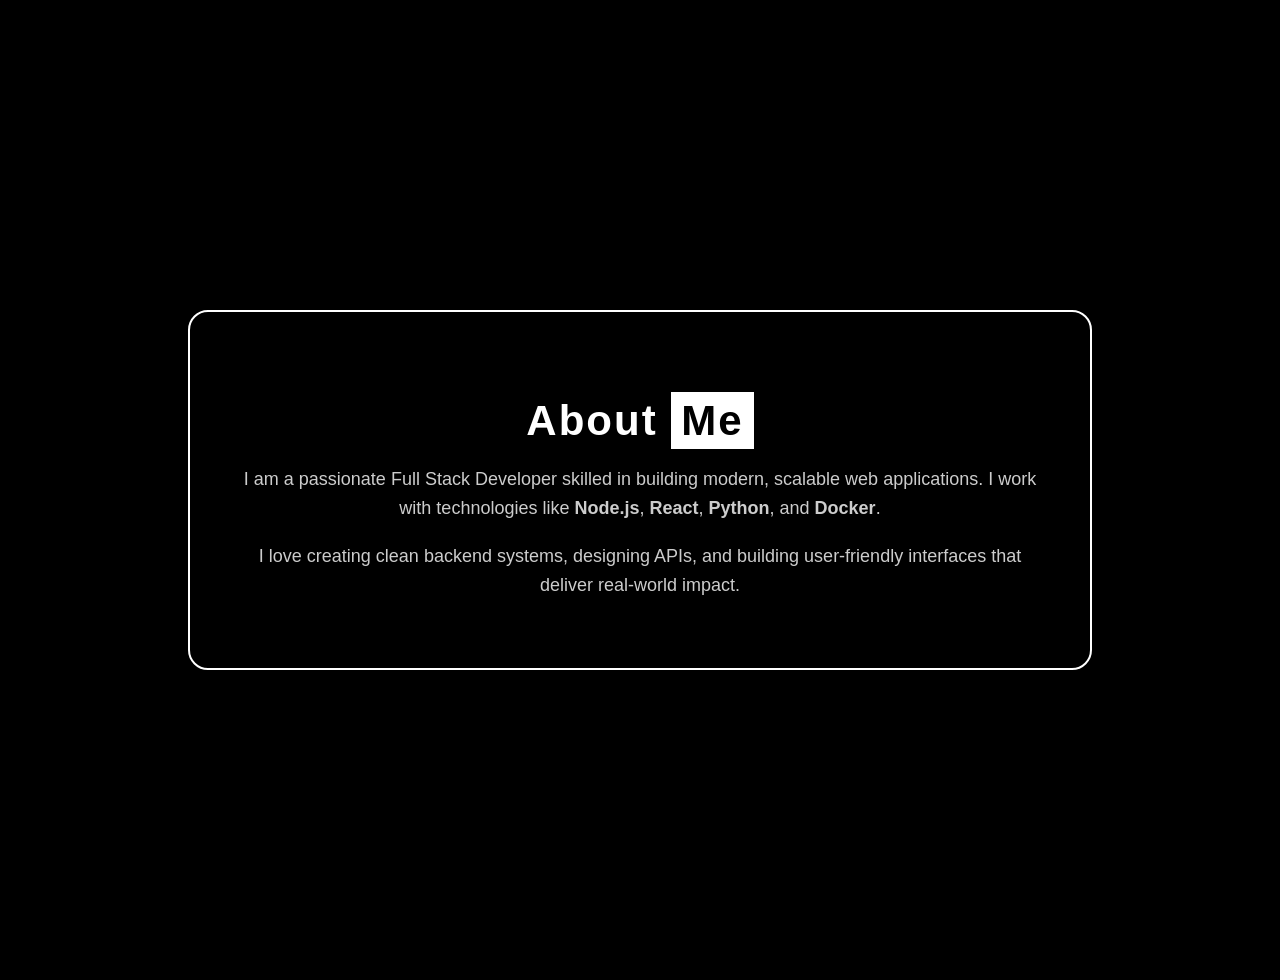
<file: heelo.html>
<!DOCTYPE html>
<html lang="en">
<head>
<meta charset="UTF-8">
<title>Portfolio - About Me</title>

<style>
/* ===== GLOBAL ===== */
body {
  margin: 0;
  font-family: Arial, sans-serif;
  background: #000;
  color: #fff;
}

/* ===== ABOUT SECTION ===== */
.about {
  height: 100vh;
  display: flex;
  align-items: center;
  justify-content: center;
  padding: 40px;
}

.about-container {
  max-width: 800px;
  text-align: center;
  border: 2px solid #fff;
  padding: 50px;
  border-radius: 20px;

  /* animation */
  opacity: 0;
  transform: translateY(40px);
  animation: fadeUp 1.2s ease forwards;
}

/* ===== TEXT STYLES ===== */
.about h1 {
  font-size: 42px;
  margin-bottom: 10px;
  letter-spacing: 2px;
}

.about h1 span {
  color: #000;
  background: #fff;
  padding: 5px 10px;
}

.about p {
  font-size: 18px;
  line-height: 1.6;
  color: #ccc;
  margin-top: 20px;
}

/* ===== ANIMATION ===== */
@keyframes fadeUp {
  to {
    opacity: 1;
    transform: translateY(0);
  }
}

/* small glow effect */
.about-container:hover {
  box-shadow: 0 0 20px #fff;
  transition: 0.4s;
}
</style>
</head>

<body>

<!-- ABOUT SECTION -->
<section class="about">
  <div class="about-container">
    
    <h1>About <span>Me</span></h1>

    <p>
      I am a passionate Full Stack Developer skilled in building modern,
      scalable web applications. I work with technologies like
      <b>Node.js</b>, <b>React</b>, <b>Python</b>, and <b>Docker</b>.
    </p>

    <p>
      I love creating clean backend systems, designing APIs, and building
      user-friendly interfaces that deliver real-world impact.
    </p>

  </div>
</section>

</body>
</html>
</file>
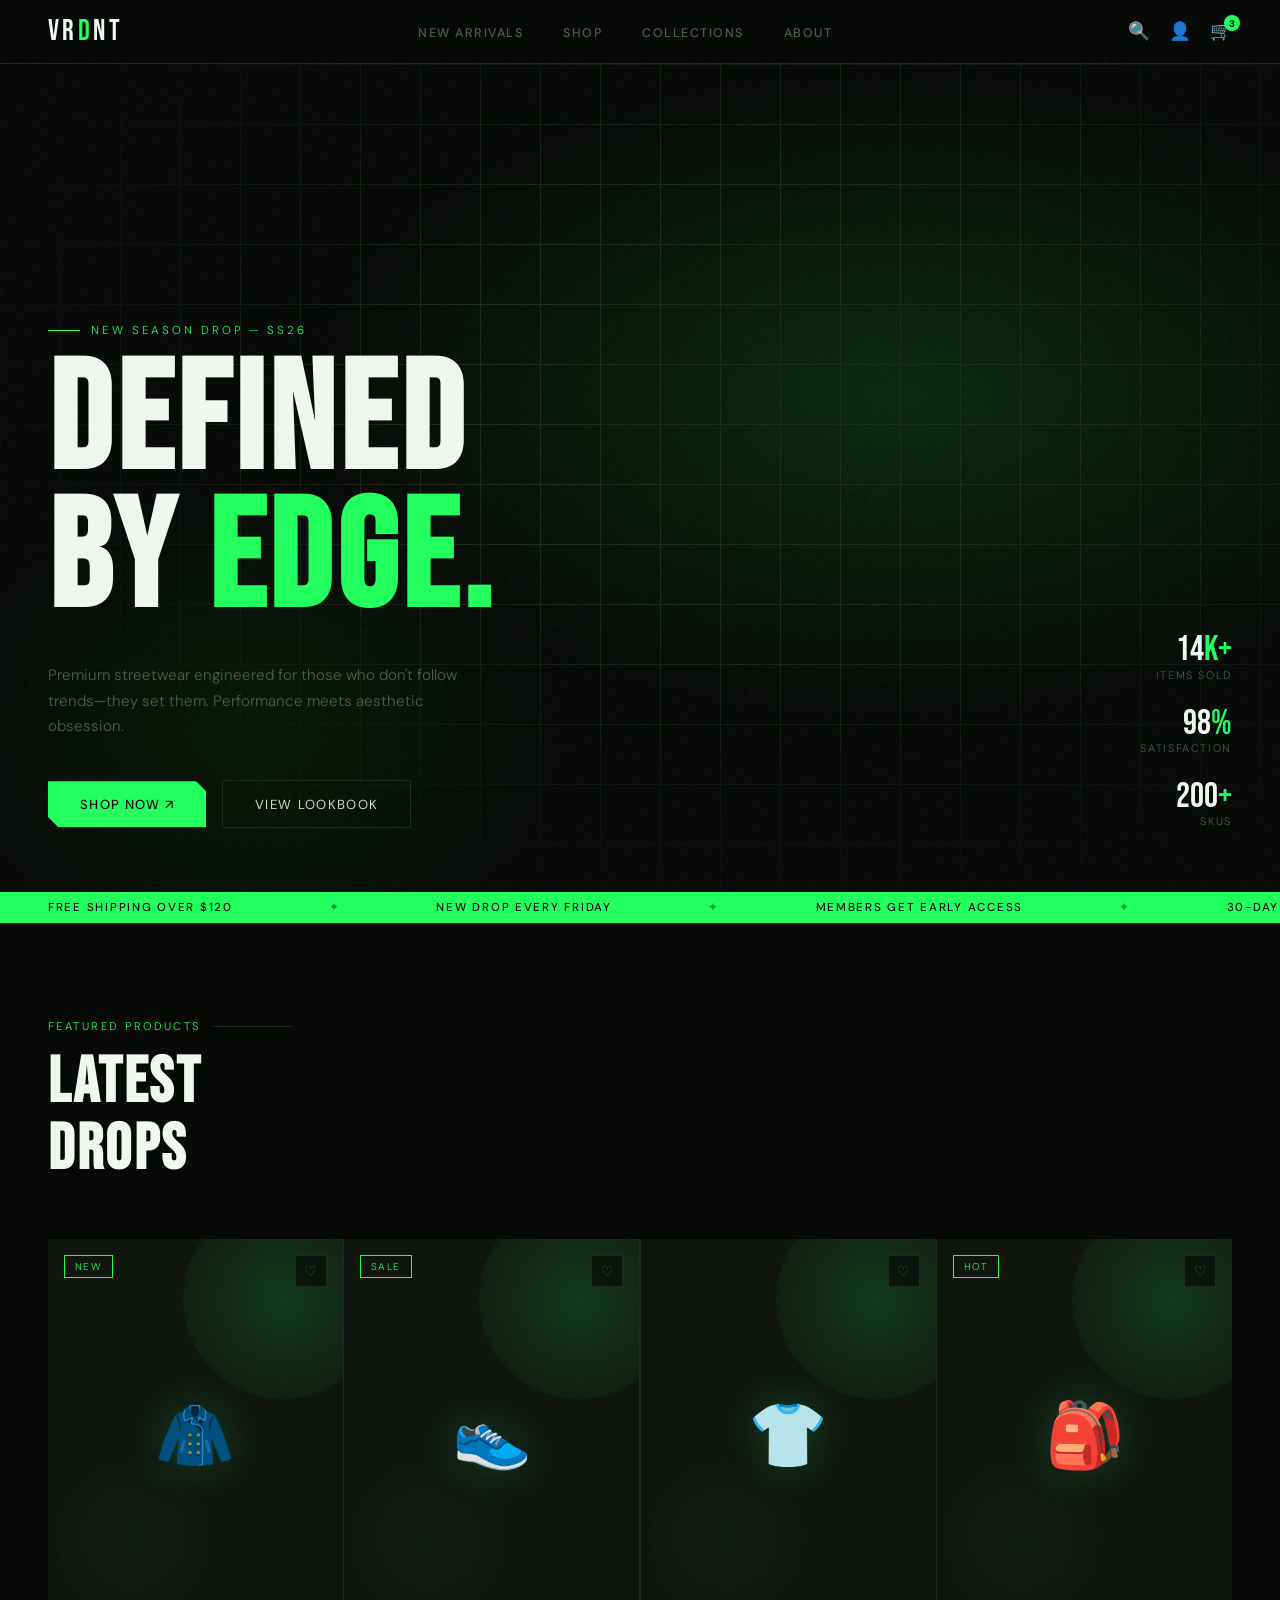
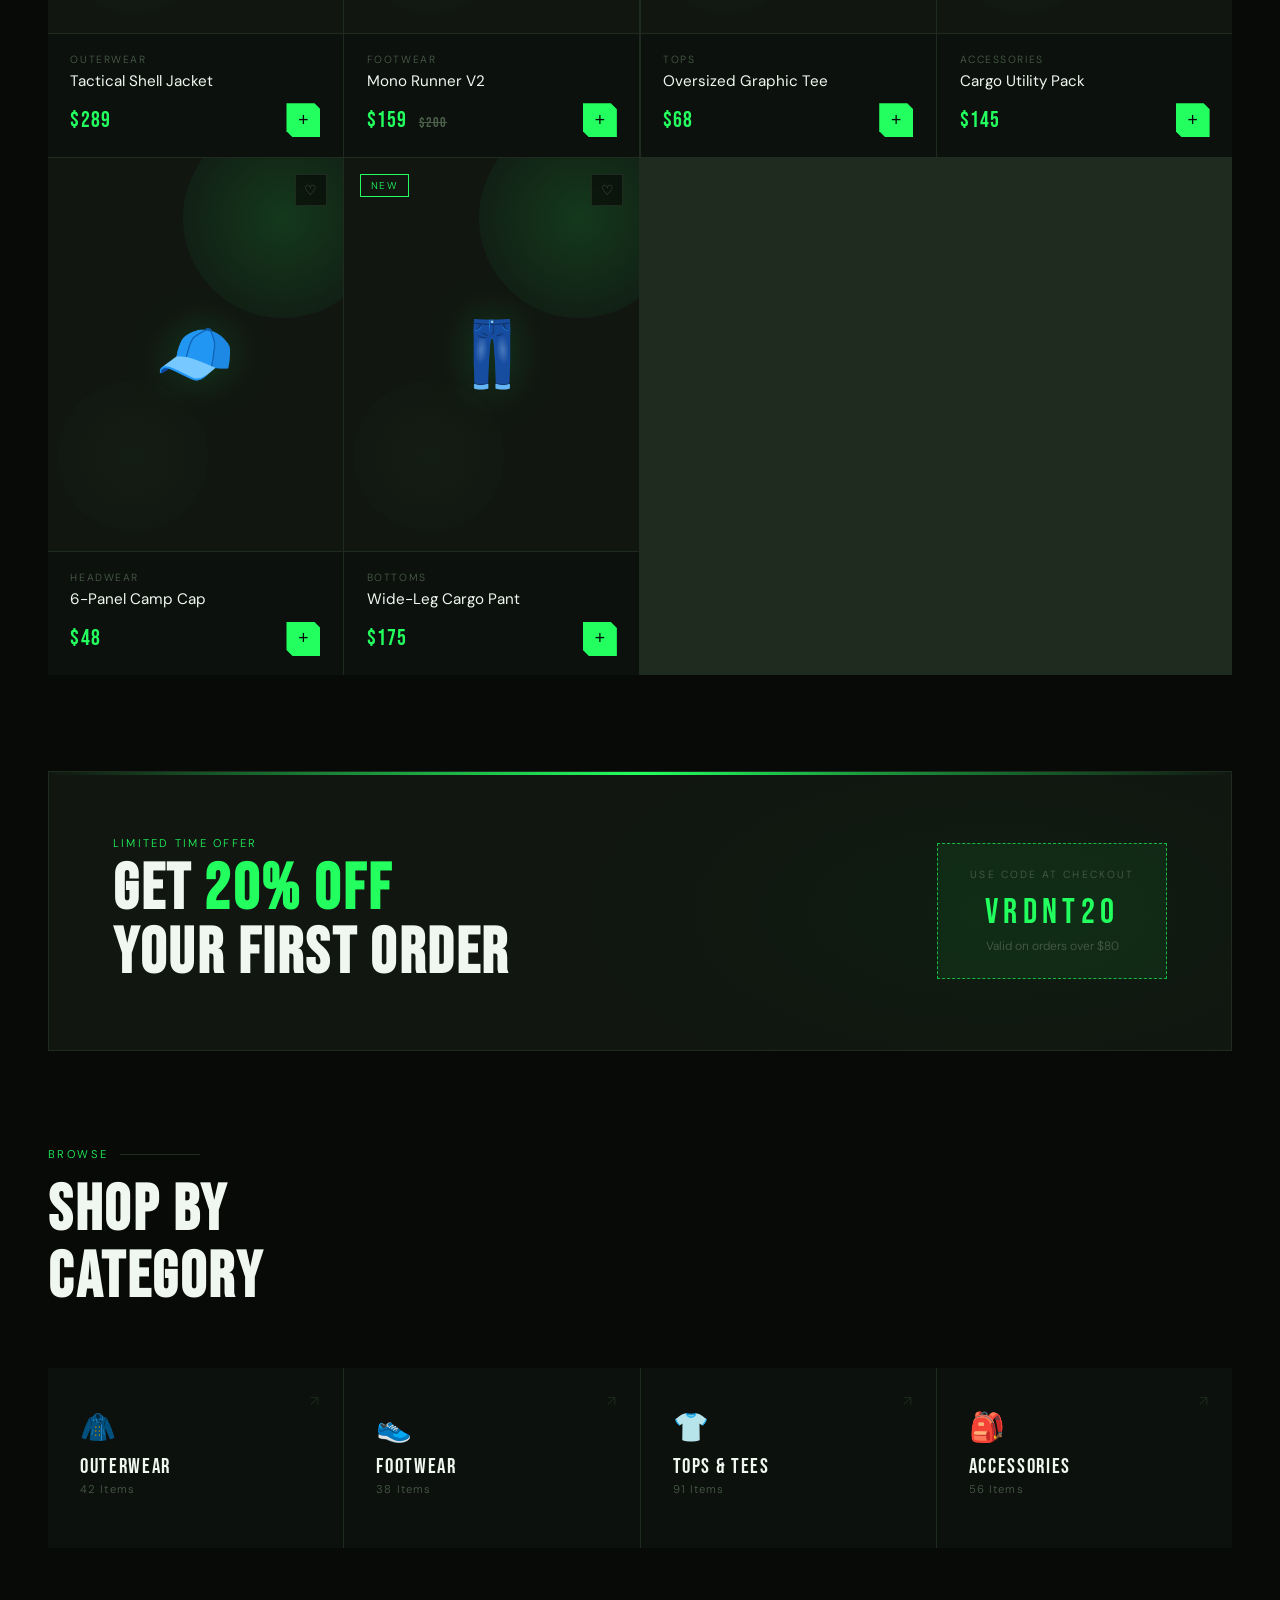
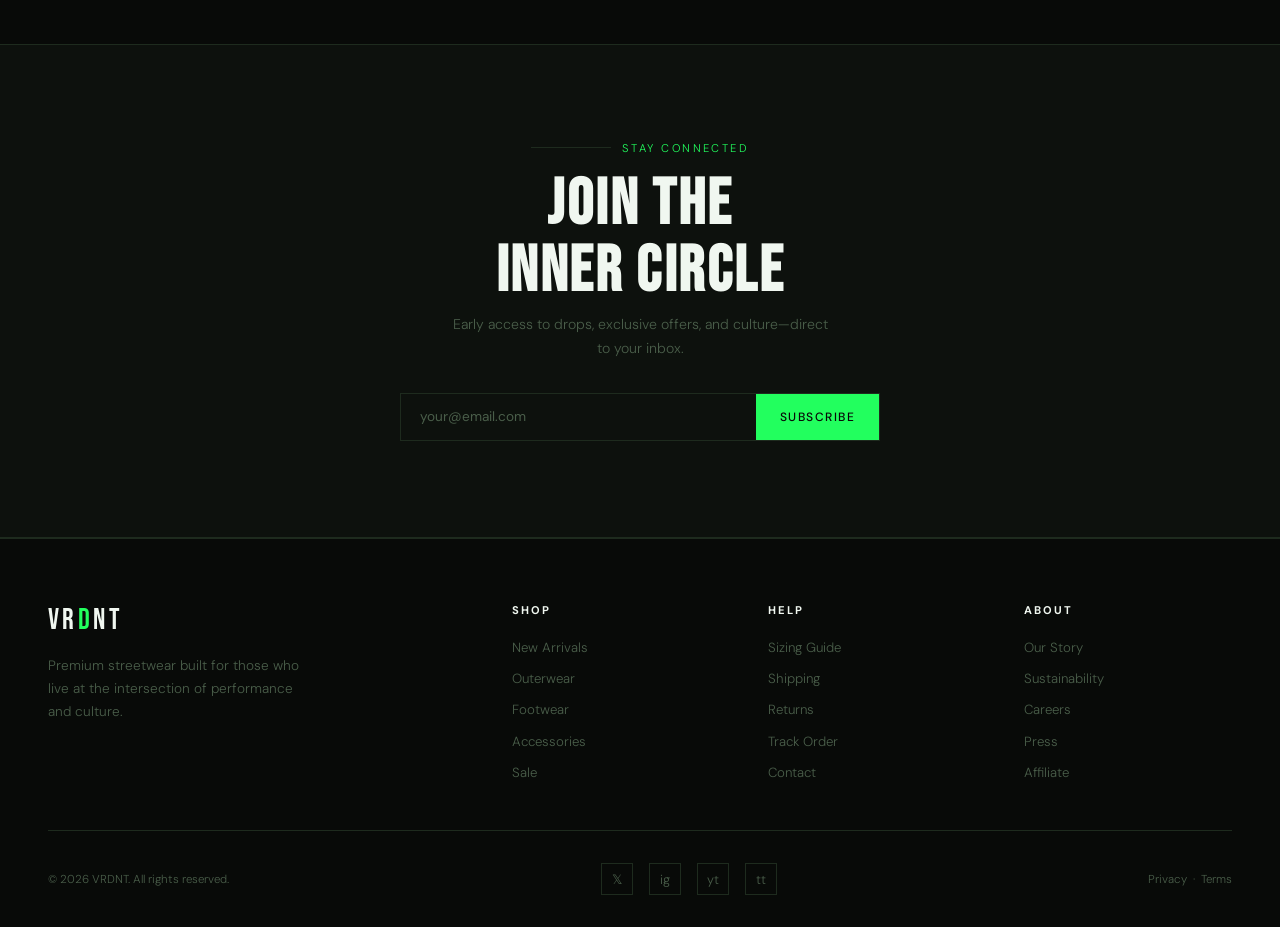
<file: template.html>
<!DOCTYPE html>
<html lang="en">
<head>
  <meta charset="UTF-8" />
  <meta name="viewport" content="width=device-width, initial-scale=1.0"/>
  <title>VRDNT — Premium Store</title>
  <link href="https://fonts.googleapis.com/css2?family=Bebas+Neue&family=DM+Sans:ital,wght@0,300;0,400;0,500;1,300&display=swap" rel="stylesheet"/>
  <style>
    :root {
      --black:     #080a08;
      --deep:      #0d110d;
      --panel:     #111611;
      --border:    #1e2b1e;
      --green:     #22ff5e;
      --green-dim: #15b840;
      --green-glow:#22ff5e33;
      --muted:     #4a5e4a;
      --text:      #c8d8c8;
      --white:     #f0f7f0;
    }

    *, *::before, *::after { box-sizing: border-box; margin: 0; padding: 0; }

    html { scroll-behavior: smooth; }

    body {
      background: var(--black);
      color: var(--text);
      font-family: 'DM Sans', sans-serif;
      font-weight: 300;
      min-height: 100vh;
      overflow-x: hidden;
    }

    /* ── NOISE OVERLAY ── */
    body::before {
      content: '';
      position: fixed; inset: 0;
      background-image: url("data:image/svg+xml,%3Csvg viewBox='0 0 200 200' xmlns='http://www.w3.org/2000/svg'%3E%3Cfilter id='n'%3E%3CfeTurbulence type='fractalNoise' baseFrequency='0.9' numOctaves='4' stitchTiles='stitch'/%3E%3C/filter%3E%3Crect width='100%25' height='100%25' filter='url(%23n)' opacity='1'/%3E%3C/svg%3E");
      opacity: 0.025;
      pointer-events: none;
      z-index: 1000;
    }

    /* ── NAV ── */
    nav {
      position: sticky; top: 0; z-index: 100;
      display: flex; align-items: center; justify-content: space-between;
      padding: 0 3rem;
      height: 64px;
      background: rgba(8,10,8,0.85);
      backdrop-filter: blur(12px);
      border-bottom: 1px solid var(--border);
    }

    .logo {
      font-family: 'Bebas Neue', sans-serif;
      font-size: 1.8rem;
      letter-spacing: 0.12em;
      color: var(--white);
    }
    .logo span { color: var(--green); }

    .nav-links {
      display: flex; gap: 2.5rem;
      list-style: none;
    }
    .nav-links a {
      text-decoration: none;
      font-size: 0.78rem;
      font-weight: 500;
      letter-spacing: 0.12em;
      text-transform: uppercase;
      color: var(--muted);
      transition: color 0.2s;
    }
    .nav-links a:hover { color: var(--green); }

    .nav-right {
      display: flex; align-items: center; gap: 1.2rem;
    }
    .nav-icon {
      background: none; border: none; cursor: pointer;
      color: var(--text); font-size: 1.1rem;
      transition: color 0.2s;
    }
    .nav-icon:hover { color: var(--green); }
    .cart-badge {
      position: relative; display: inline-flex;
    }
    .badge {
      position: absolute; top: -6px; right: -8px;
      background: var(--green); color: var(--black);
      font-size: 0.6rem; font-weight: 700;
      width: 16px; height: 16px; border-radius: 50%;
      display: flex; align-items: center; justify-content: center;
    }

    /* ── HERO ── */
    .hero {
      position: relative;
      min-height: 92vh;
      display: flex; flex-direction: column; justify-content: flex-end;
      padding: 6rem 3rem 4rem;
      overflow: hidden;
    }

    .hero-bg {
      position: absolute; inset: 0;
      background:
        radial-gradient(ellipse 70% 60% at 70% 40%, #0a2a10 0%, transparent 65%),
        radial-gradient(ellipse 40% 50% at 20% 80%, #071a09 0%, transparent 60%),
        var(--black);
    }

    /* animated grid lines */
    .hero-grid {
      position: absolute; inset: 0;
      background-image:
        linear-gradient(var(--border) 1px, transparent 1px),
        linear-gradient(90deg, var(--border) 1px, transparent 1px);
      background-size: 60px 60px;
      mask-image: radial-gradient(ellipse 80% 80% at 60% 40%, black 30%, transparent 80%);
      animation: gridShift 20s linear infinite;
    }
    @keyframes gridShift {
      from { background-position: 0 0; }
      to   { background-position: 60px 60px; }
    }

    .hero-eyebrow {
      position: relative;
      font-size: 0.72rem; letter-spacing: 0.25em;
      text-transform: uppercase;
      color: var(--green);
      margin-bottom: 1rem;
      display: flex; align-items: center; gap: 0.7rem;
    }
    .hero-eyebrow::before {
      content: '';
      display: inline-block; width: 32px; height: 1px;
      background: var(--green);
    }

    .hero-title {
      position: relative;
      font-family: 'Bebas Neue', sans-serif;
      font-size: clamp(4rem, 12vw, 10rem);
      line-height: 0.9;
      color: var(--white);
      letter-spacing: 0.03em;
      margin-bottom: 2rem;
    }
    .hero-title .accent { color: var(--green); }

    .hero-sub {
      position: relative;
      max-width: 420px;
      font-size: 0.95rem;
      line-height: 1.7;
      color: var(--muted);
      margin-bottom: 2.5rem;
    }

    .hero-cta {
      position: relative;
      display: flex; gap: 1rem; align-items: center;
    }

    .btn-primary {
      display: inline-flex; align-items: center; gap: 0.6rem;
      padding: 0.9rem 2rem;
      background: var(--green);
      color: var(--black);
      font-family: 'DM Sans', sans-serif;
      font-size: 0.82rem; font-weight: 500;
      letter-spacing: 0.1em; text-transform: uppercase;
      text-decoration: none; border: none; cursor: pointer;
      clip-path: polygon(0 0, calc(100% - 10px) 0, 100% 10px, 100% 100%, 10px 100%, 0 calc(100% - 10px));
      transition: background 0.2s, box-shadow 0.2s;
    }
    .btn-primary:hover {
      background: #55ff80;
      box-shadow: 0 0 30px var(--green-glow);
    }

    .btn-ghost {
      display: inline-flex; align-items: center; gap: 0.6rem;
      padding: 0.9rem 2rem;
      background: transparent;
      color: var(--text);
      font-family: 'DM Sans', sans-serif;
      font-size: 0.82rem; font-weight: 400;
      letter-spacing: 0.1em; text-transform: uppercase;
      text-decoration: none; border: 1px solid var(--border);
      cursor: pointer;
      transition: border-color 0.2s, color 0.2s;
    }
    .btn-ghost:hover { border-color: var(--green); color: var(--green); }

    .hero-stats {
      position: absolute; right: 3rem; bottom: 4rem;
      display: flex; flex-direction: column; gap: 1.5rem;
    }
    .stat { text-align: right; }
    .stat-num {
      font-family: 'Bebas Neue', sans-serif;
      font-size: 2.2rem; color: var(--white); line-height: 1;
    }
    .stat-num span { color: var(--green); }
    .stat-label {
      font-size: 0.68rem; letter-spacing: 0.15em;
      text-transform: uppercase; color: var(--muted);
    }

    /* ── TICKER ── */
    .ticker {
      overflow: hidden;
      background: var(--green);
      padding: 0.5rem 0;
    }
    .ticker-inner {
      display: flex;
      animation: ticker 20s linear infinite;
      white-space: nowrap;
    }
    .ticker-item {
      font-size: 0.72rem; font-weight: 500;
      letter-spacing: 0.15em; text-transform: uppercase;
      color: var(--black);
      padding: 0 3rem;
      flex-shrink: 0;
    }
    .ticker-sep { color: rgba(0,0,0,0.4); }
    @keyframes ticker {
      from { transform: translateX(0); }
      to   { transform: translateX(-50%); }
    }

    /* ── SECTION COMMON ── */
    section { padding: 6rem 3rem; }
    .section-label {
      display: flex; align-items: center; gap: 0.7rem;
      font-size: 0.7rem; letter-spacing: 0.22em;
      text-transform: uppercase; color: var(--green);
      margin-bottom: 1rem;
    }
    .section-label::after {
      content: ''; flex: 1; height: 1px;
      background: var(--border); max-width: 80px;
    }
    .section-title {
      font-family: 'Bebas Neue', sans-serif;
      font-size: clamp(2.2rem, 5vw, 4rem);
      color: var(--white); line-height: 1.05;
      letter-spacing: 0.04em;
      margin-bottom: 3.5rem;
    }

    /* ── FEATURED PRODUCTS ── */
    .products-grid {
      display: grid;
      grid-template-columns: repeat(auto-fill, minmax(260px, 1fr));
      gap: 1.5px;
      background: var(--border);
    }

    .product-card {
      background: var(--deep);
      position: relative;
      overflow: hidden;
      cursor: pointer;
      transition: background 0.25s;
    }
    .product-card:hover { background: var(--panel); }

    .product-img {
      width: 100%; aspect-ratio: 3/4;
      background: var(--panel);
      display: flex; align-items: center; justify-content: center;
      position: relative; overflow: hidden;
    }

    /* placeholder product illustrations */
    .product-img .shape {
      position: absolute;
      border-radius: 50%;
      opacity: 0.15;
      transition: transform 0.4s ease;
    }
    .product-card:hover .shape { transform: scale(1.15); }

    .product-img .shape-1 {
      width: 200px; height: 200px;
      background: radial-gradient(var(--green), transparent);
      top: -40px; right: -40px;
    }
    .product-img .shape-2 {
      width: 150px; height: 150px;
      background: radial-gradient(#224422, transparent);
      bottom: 20px; left: 10px;
    }

    .product-icon {
      font-size: 4rem;
      z-index: 1;
      filter: drop-shadow(0 0 20px var(--green-glow));
    }

    .product-tag {
      position: absolute; top: 1rem; left: 1rem;
      font-size: 0.62rem; letter-spacing: 0.15em;
      text-transform: uppercase;
      padding: 0.25rem 0.6rem;
      border: 1px solid var(--green);
      color: var(--green);
      z-index: 2;
    }

    .product-wishlist {
      position: absolute; top: 1rem; right: 1rem;
      width: 32px; height: 32px;
      background: rgba(8,10,8,0.7);
      border: 1px solid var(--border);
      display: flex; align-items: center; justify-content: center;
      cursor: pointer; color: var(--muted); font-size: 0.85rem;
      transition: all 0.2s; z-index: 2;
    }
    .product-wishlist:hover { border-color: var(--green); color: var(--green); }

    .product-info {
      padding: 1.2rem 1.4rem;
      border-top: 1px solid var(--border);
    }
    .product-cat {
      font-size: 0.65rem; letter-spacing: 0.15em;
      text-transform: uppercase; color: var(--muted);
      margin-bottom: 0.3rem;
    }
    .product-name {
      font-size: 0.95rem; font-weight: 400;
      color: var(--white); margin-bottom: 0.8rem;
    }
    .product-bottom {
      display: flex; align-items: center; justify-content: space-between;
    }
    .product-price {
      font-family: 'Bebas Neue', sans-serif;
      font-size: 1.4rem; color: var(--green); letter-spacing: 0.05em;
    }
    .product-price .old {
      font-size: 0.9rem; color: var(--muted);
      text-decoration: line-through; margin-left: 0.4rem;
    }
    .add-btn {
      width: 34px; height: 34px;
      background: var(--green); border: none;
      display: flex; align-items: center; justify-content: center;
      font-size: 1.1rem; color: var(--black); cursor: pointer;
      clip-path: polygon(0 0, calc(100% - 6px) 0, 100% 6px, 100% 100%, 6px 100%, 0 calc(100% - 6px));
      transition: background 0.2s, box-shadow 0.2s;
    }
    .add-btn:hover {
      background: #55ff80;
      box-shadow: 0 0 14px var(--green-glow);
    }

    /* ── BANNER ── */
    .promo-banner {
      position: relative;
      margin: 0 3rem;
      background: var(--panel);
      border: 1px solid var(--border);
      padding: 4rem;
      overflow: hidden;
      display: flex; align-items: center; justify-content: space-between; gap: 2rem;
    }
    .promo-banner::before {
      content: '';
      position: absolute; top: 0; left: 0;
      width: 100%; height: 3px;
      background: linear-gradient(90deg, transparent, var(--green), transparent);
    }

    .promo-bg {
      position: absolute; inset: 0;
      background: radial-gradient(ellipse 50% 100% at 80% 50%, #0a2a1055 0%, transparent 70%);
    }

    .promo-text { position: relative; }
    .promo-sup {
      font-size: 0.7rem; letter-spacing: 0.2em; text-transform: uppercase;
      color: var(--green); margin-bottom: 0.5rem;
    }
    .promo-title {
      font-family: 'Bebas Neue', sans-serif;
      font-size: clamp(2rem, 5vw, 4.5rem);
      color: var(--white); line-height: 1; letter-spacing: 0.04em;
    }
    .promo-title em { color: var(--green); font-style: normal; }

    .promo-code {
      position: relative;
      background: rgba(34,255,94,0.07);
      border: 1px dashed var(--green-dim);
      padding: 1.5rem 2rem;
      text-align: center; min-width: 220px;
    }
    .code-label {
      font-size: 0.65rem; letter-spacing: 0.2em; text-transform: uppercase;
      color: var(--muted); margin-bottom: 0.6rem;
    }
    .code-value {
      font-family: 'Bebas Neue', sans-serif;
      font-size: 2.2rem; color: var(--green); letter-spacing: 0.15em;
    }
    .code-disc {
      font-size: 0.75rem; color: var(--muted); margin-top: 0.3rem;
    }

    /* ── CATEGORIES ── */
    .categories-grid {
      display: grid;
      grid-template-columns: repeat(4, 1fr);
      gap: 1px;
      background: var(--border);
    }

    .cat-card {
      background: var(--deep);
      padding: 2.5rem 2rem;
      position: relative; overflow: hidden;
      cursor: pointer;
      display: flex; flex-direction: column; justify-content: space-between;
      min-height: 180px;
      transition: background 0.25s;
    }
    .cat-card:hover { background: var(--panel); }
    .cat-card:hover .cat-arrow { transform: translate(4px, -4px); color: var(--green); }

    .cat-card::after {
      content: '';
      position: absolute; bottom: 0; left: 0; right: 0;
      height: 2px;
      background: var(--green);
      transform: scaleX(0);
      transform-origin: left;
      transition: transform 0.3s ease;
    }
    .cat-card:hover::after { transform: scaleX(1); }

    .cat-icon { font-size: 1.8rem; margin-bottom: 0.5rem; }
    .cat-name {
      font-family: 'Bebas Neue', sans-serif;
      font-size: 1.3rem; color: var(--white);
      letter-spacing: 0.08em;
    }
    .cat-count {
      font-size: 0.7rem; color: var(--muted);
      letter-spacing: 0.1em; margin-top: 0.2rem;
    }
    .cat-arrow {
      position: absolute; top: 1.5rem; right: 1.5rem;
      font-size: 0.9rem; color: var(--border);
      transition: all 0.25s;
    }

    /* ── NEWSLETTER ── */
    .newsletter {
      text-align: center;
      background: var(--deep);
      border-top: 1px solid var(--border);
      border-bottom: 1px solid var(--border);
    }
    .newsletter .section-label { justify-content: center; }
    .newsletter .section-label::after { display: none; }
    .newsletter .section-label::before {
      content: ''; height: 1px; background: var(--border); width: 80px;
    }

    .newsletter-form {
      display: flex; gap: 0; max-width: 480px; margin: 0 auto;
      border: 1px solid var(--border);
    }
    .newsletter-form input {
      flex: 1;
      padding: 0.9rem 1.2rem;
      background: transparent; border: none;
      color: var(--white); font-family: 'DM Sans', sans-serif;
      font-size: 0.85rem; outline: none;
    }
    .newsletter-form input::placeholder { color: var(--muted); }
    .newsletter-form button {
      padding: 0.9rem 1.5rem;
      background: var(--green); border: none; cursor: pointer;
      font-family: 'DM Sans', sans-serif;
      font-size: 0.75rem; font-weight: 500;
      letter-spacing: 0.12em; text-transform: uppercase;
      color: var(--black);
      transition: background 0.2s;
    }
    .newsletter-form button:hover { background: #55ff80; }

    /* ── FOOTER ── */
    footer {
      padding: 4rem 3rem 2rem;
      border-top: 1px solid var(--border);
    }
    .footer-top {
      display: grid;
      grid-template-columns: 2fr 1fr 1fr 1fr;
      gap: 3rem;
      padding-bottom: 3rem;
      border-bottom: 1px solid var(--border);
      margin-bottom: 2rem;
    }
    .footer-brand .logo { display: block; margin-bottom: 1rem; }
    .footer-desc {
      font-size: 0.85rem; line-height: 1.7; color: var(--muted); max-width: 260px;
    }

    .footer-col h4 {
      font-size: 0.7rem; letter-spacing: 0.18em;
      text-transform: uppercase; color: var(--white);
      margin-bottom: 1.2rem;
    }
    .footer-col ul { list-style: none; display: flex; flex-direction: column; gap: 0.65rem; }
    .footer-col a {
      font-size: 0.83rem; color: var(--muted);
      text-decoration: none; transition: color 0.2s;
    }
    .footer-col a:hover { color: var(--green); }

    .footer-bottom {
      display: flex; align-items: center; justify-content: space-between;
      font-size: 0.72rem; color: var(--muted);
    }
    .footer-bottom a { color: var(--muted); text-decoration: none; }
    .footer-bottom a:hover { color: var(--green); }

    .social-links { display: flex; gap: 1rem; }
    .social-link {
      width: 32px; height: 32px;
      border: 1px solid var(--border);
      display: flex; align-items: center; justify-content: center;
      color: var(--muted); font-size: 0.8rem;
      text-decoration: none; transition: all 0.2s;
    }
    .social-link:hover { border-color: var(--green); color: var(--green); }

    /* ── ANIMATIONS ── */
    @keyframes fadeUp {
      from { opacity: 0; transform: translateY(24px); }
      to   { opacity: 1; transform: translateY(0); }
    }
    .hero-eyebrow { animation: fadeUp 0.6s ease both; }
    .hero-title   { animation: fadeUp 0.6s 0.1s ease both; }
    .hero-sub     { animation: fadeUp 0.6s 0.2s ease both; }
    .hero-cta     { animation: fadeUp 0.6s 0.3s ease both; }
    .hero-stats   { animation: fadeUp 0.6s 0.4s ease both; }

    /* ── RESPONSIVE ── */
    @media (max-width: 900px) {
      nav { padding: 0 1.5rem; }
      .nav-links { display: none; }
      section { padding: 4rem 1.5rem; }
      .hero { padding: 5rem 1.5rem 3rem; }
      .hero-stats { display: none; }
      .categories-grid { grid-template-columns: repeat(2, 1fr); }
      .footer-top { grid-template-columns: 1fr 1fr; }
      .promo-banner { flex-direction: column; margin: 0 1.5rem; }
    }
  </style>
</head>
<body>

  <!-- ── NAV ── -->
  <nav>
    <div class="logo">VR<span>D</span>NT</div>
    <ul class="nav-links">
      <li><a href="#">New Arrivals</a></li>
      <li><a href="#">Shop</a></li>
      <li><a href="#">Collections</a></li>
      <li><a href="#">About</a></li>
    </ul>
    <div class="nav-right">
      <button class="nav-icon">🔍</button>
      <button class="nav-icon">👤</button>
      <div class="cart-badge">
        <button class="nav-icon">🛒</button>
        <span class="badge">3</span>
      </div>
    </div>
  </nav>

  <!-- ── HERO ── -->
  <section class="hero" style="padding-top:0;">
    <div class="hero-bg"></div>
    <div class="hero-grid"></div>

    <p class="hero-eyebrow">New Season Drop — SS26</p>
    <h1 class="hero-title">
      DEFINED<br>BY <span class="accent">EDGE.</span>
    </h1>
    <p class="hero-sub">
      Premium streetwear engineered for those who don't follow trends—they set them. Performance meets aesthetic obsession.
    </p>
    <div class="hero-cta">
      <a href="#" class="btn-primary">Shop Now ↗</a>
      <a href="#" class="btn-ghost">View Lookbook</a>
    </div>

    <div class="hero-stats">
      <div class="stat">
        <div class="stat-num">14<span>K+</span></div>
        <div class="stat-label">Items Sold</div>
      </div>
      <div class="stat">
        <div class="stat-num">98<span>%</span></div>
        <div class="stat-label">Satisfaction</div>
      </div>
      <div class="stat">
        <div class="stat-num">200<span>+</span></div>
        <div class="stat-label">SKUs</div>
      </div>
    </div>
  </section>

  <!-- ── TICKER ── -->
  <div class="ticker">
    <div class="ticker-inner">
      <!-- duplicated for seamless loop -->
      <span class="ticker-item">Free Shipping Over $120</span>
      <span class="ticker-item ticker-sep">✦</span>
      <span class="ticker-item">New Drop Every Friday</span>
      <span class="ticker-item ticker-sep">✦</span>
      <span class="ticker-item">Members Get Early Access</span>
      <span class="ticker-item ticker-sep">✦</span>
      <span class="ticker-item">30-Day Returns</span>
      <span class="ticker-item ticker-sep">✦</span>
      <span class="ticker-item">Free Shipping Over $120</span>
      <span class="ticker-item ticker-sep">✦</span>
      <span class="ticker-item">New Drop Every Friday</span>
      <span class="ticker-item ticker-sep">✦</span>
      <span class="ticker-item">Members Get Early Access</span>
      <span class="ticker-item ticker-sep">✦</span>
      <span class="ticker-item">30-Day Returns</span>
      <span class="ticker-item ticker-sep">✦</span>
    </div>
  </div>

  <!-- ── PRODUCTS ── -->
  <section>
    <div class="section-label">Featured Products</div>
    <h2 class="section-title">LATEST<br>DROPS</h2>

    <div class="products-grid">

      <!-- Card 1 -->
      <div class="product-card">
        <div class="product-img">
          <div class="shape shape-1"></div>
          <div class="shape shape-2"></div>
          <div class="product-icon">🧥</div>
          <span class="product-tag">New</span>
          <div class="product-wishlist">♡</div>
        </div>
        <div class="product-info">
          <div class="product-cat">Outerwear</div>
          <div class="product-name">Tactical Shell Jacket</div>
          <div class="product-bottom">
            <div class="product-price">$289</div>
            <button class="add-btn" title="Add to cart">+</button>
          </div>
        </div>
      </div>

      <!-- Card 2 -->
      <div class="product-card">
        <div class="product-img">
          <div class="shape shape-1"></div>
          <div class="shape shape-2"></div>
          <div class="product-icon">👟</div>
          <span class="product-tag">Sale</span>
          <div class="product-wishlist">♡</div>
        </div>
        <div class="product-info">
          <div class="product-cat">Footwear</div>
          <div class="product-name">Mono Runner V2</div>
          <div class="product-bottom">
            <div class="product-price">$159 <span class="old">$200</span></div>
            <button class="add-btn">+</button>
          </div>
        </div>
      </div>

      <!-- Card 3 -->
      <div class="product-card">
        <div class="product-img">
          <div class="shape shape-1"></div>
          <div class="shape shape-2"></div>
          <div class="product-icon">👕</div>
          <div class="product-wishlist">♡</div>
        </div>
        <div class="product-info">
          <div class="product-cat">Tops</div>
          <div class="product-name">Oversized Graphic Tee</div>
          <div class="product-bottom">
            <div class="product-price">$68</div>
            <button class="add-btn">+</button>
          </div>
        </div>
      </div>

      <!-- Card 4 -->
      <div class="product-card">
        <div class="product-img">
          <div class="shape shape-1"></div>
          <div class="shape shape-2"></div>
          <div class="product-icon">🎒</div>
          <span class="product-tag">Hot</span>
          <div class="product-wishlist">♡</div>
        </div>
        <div class="product-info">
          <div class="product-cat">Accessories</div>
          <div class="product-name">Cargo Utility Pack</div>
          <div class="product-bottom">
            <div class="product-price">$145</div>
            <button class="add-btn">+</button>
          </div>
        </div>
      </div>

      <!-- Card 5 -->
      <div class="product-card">
        <div class="product-img">
          <div class="shape shape-1"></div>
          <div class="shape shape-2"></div>
          <div class="product-icon">🧢</div>
          <div class="product-wishlist">♡</div>
        </div>
        <div class="product-info">
          <div class="product-cat">Headwear</div>
          <div class="product-name">6-Panel Camp Cap</div>
          <div class="product-bottom">
            <div class="product-price">$48</div>
            <button class="add-btn">+</button>
          </div>
        </div>
      </div>

      <!-- Card 6 -->
      <div class="product-card">
        <div class="product-img">
          <div class="shape shape-1"></div>
          <div class="shape shape-2"></div>
          <div class="product-icon">👖</div>
          <span class="product-tag">New</span>
          <div class="product-wishlist">♡</div>
        </div>
        <div class="product-info">
          <div class="product-cat">Bottoms</div>
          <div class="product-name">Wide-Leg Cargo Pant</div>
          <div class="product-bottom">
            <div class="product-price">$175</div>
            <button class="add-btn">+</button>
          </div>
        </div>
      </div>

    </div>
  </section>

  <!-- ── PROMO BANNER ── -->
  <div class="promo-banner">
    <div class="promo-bg"></div>
    <div class="promo-text">
      <p class="promo-sup">Limited Time Offer</p>
      <h2 class="promo-title">GET <em>20% OFF</em><br>YOUR FIRST ORDER</h2>
    </div>
    <div class="promo-code">
      <p class="code-label">Use code at checkout</p>
      <p class="code-value">VRDNT20</p>
      <p class="code-disc">Valid on orders over $80</p>
    </div>
  </div>

  <!-- ── CATEGORIES ── -->
  <section>
    <div class="section-label">Browse</div>
    <h2 class="section-title">SHOP BY<br>CATEGORY</h2>

    <div class="categories-grid">
      <div class="cat-card">
        <div>
          <div class="cat-icon">🧥</div>
          <div class="cat-name">Outerwear</div>
          <div class="cat-count">42 Items</div>
        </div>
        <span class="cat-arrow">↗</span>
      </div>
      <div class="cat-card">
        <div>
          <div class="cat-icon">👟</div>
          <div class="cat-name">Footwear</div>
          <div class="cat-count">38 Items</div>
        </div>
        <span class="cat-arrow">↗</span>
      </div>
      <div class="cat-card">
        <div>
          <div class="cat-icon">👕</div>
          <div class="cat-name">Tops & Tees</div>
          <div class="cat-count">91 Items</div>
        </div>
        <span class="cat-arrow">↗</span>
      </div>
      <div class="cat-card">
        <div>
          <div class="cat-icon">🎒</div>
          <div class="cat-name">Accessories</div>
          <div class="cat-count">56 Items</div>
        </div>
        <span class="cat-arrow">↗</span>
      </div>
    </div>
  </section>

  <!-- ── NEWSLETTER ── -->
  <section class="newsletter">
    <div class="section-label">Stay Connected</div>
    <h2 class="section-title" style="margin-bottom:0.5rem;">JOIN THE<br>INNER CIRCLE</h2>
    <p style="color:var(--muted);font-size:0.88rem;margin-bottom:2rem;max-width:380px;margin-inline:auto;line-height:1.7;">
      Early access to drops, exclusive offers, and culture—direct to your inbox.
    </p>
    <div class="newsletter-form">
      <input type="email" placeholder="your@email.com" />
      <button>Subscribe</button>
    </div>
  </section>

  <!-- ── FOOTER ── -->
  <footer>
    <div class="footer-top">
      <div class="footer-brand">
        <div class="logo">VR<span>D</span>NT</div>
        <p class="footer-desc">
          Premium streetwear built for those who live at the intersection of performance and culture.
        </p>
      </div>
      <div class="footer-col">
        <h4>Shop</h4>
        <ul>
          <li><a href="#">New Arrivals</a></li>
          <li><a href="#">Outerwear</a></li>
          <li><a href="#">Footwear</a></li>
          <li><a href="#">Accessories</a></li>
          <li><a href="#">Sale</a></li>
        </ul>
      </div>
      <div class="footer-col">
        <h4>Help</h4>
        <ul>
          <li><a href="#">Sizing Guide</a></li>
          <li><a href="#">Shipping</a></li>
          <li><a href="#">Returns</a></li>
          <li><a href="#">Track Order</a></li>
          <li><a href="#">Contact</a></li>
        </ul>
      </div>
      <div class="footer-col">
        <h4>About</h4>
        <ul>
          <li><a href="#">Our Story</a></li>
          <li><a href="#">Sustainability</a></li>
          <li><a href="#">Careers</a></li>
          <li><a href="#">Press</a></li>
          <li><a href="#">Affiliate</a></li>
        </ul>
      </div>
    </div>

    <div class="footer-bottom">
      <span>© 2026 VRDNT. All rights reserved.</span>
      <div class="social-links">
        <a href="#" class="social-link">𝕏</a>
        <a href="#" class="social-link">ig</a>
        <a href="#" class="social-link">yt</a>
        <a href="#" class="social-link">tt</a>
      </div>
      <div>
        <a href="#">Privacy</a> &nbsp;·&nbsp;
        <a href="#">Terms</a>
      </div>
    </div>
  </footer>

</body>
</html>
</file>
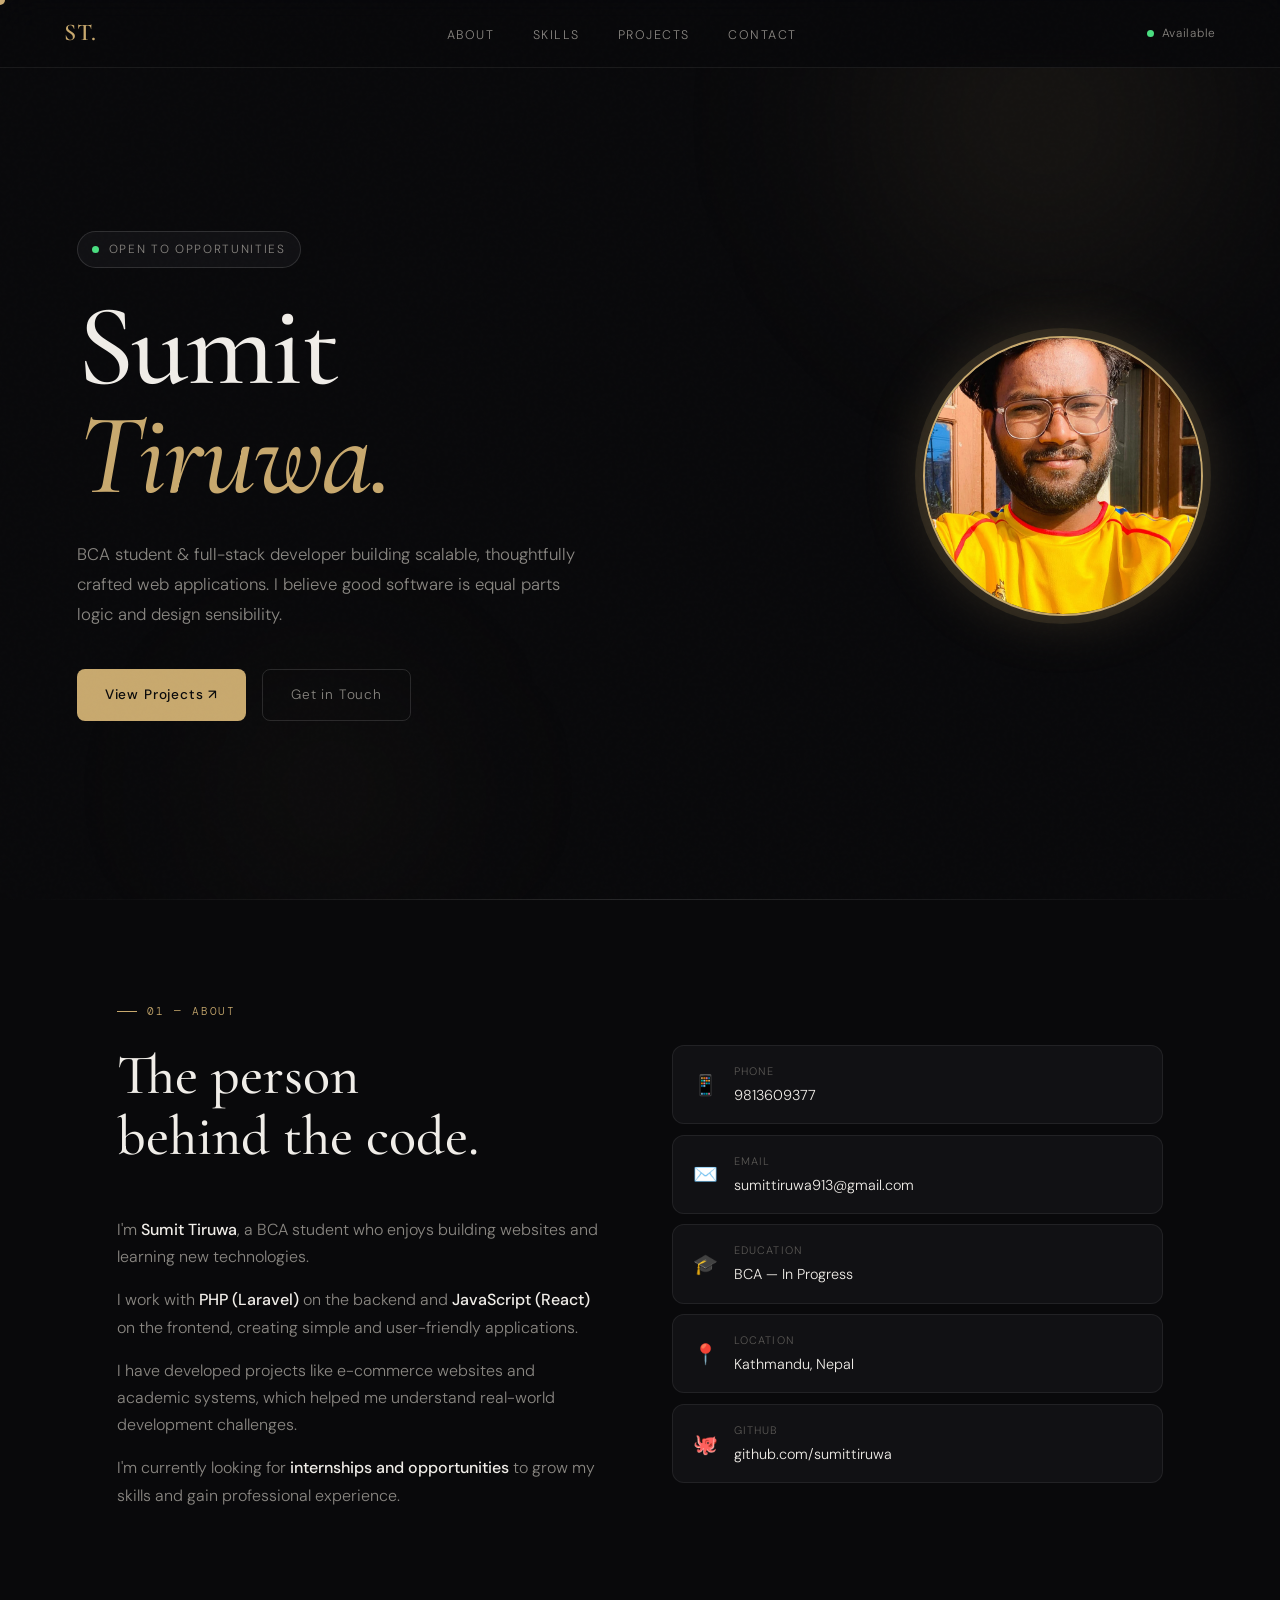
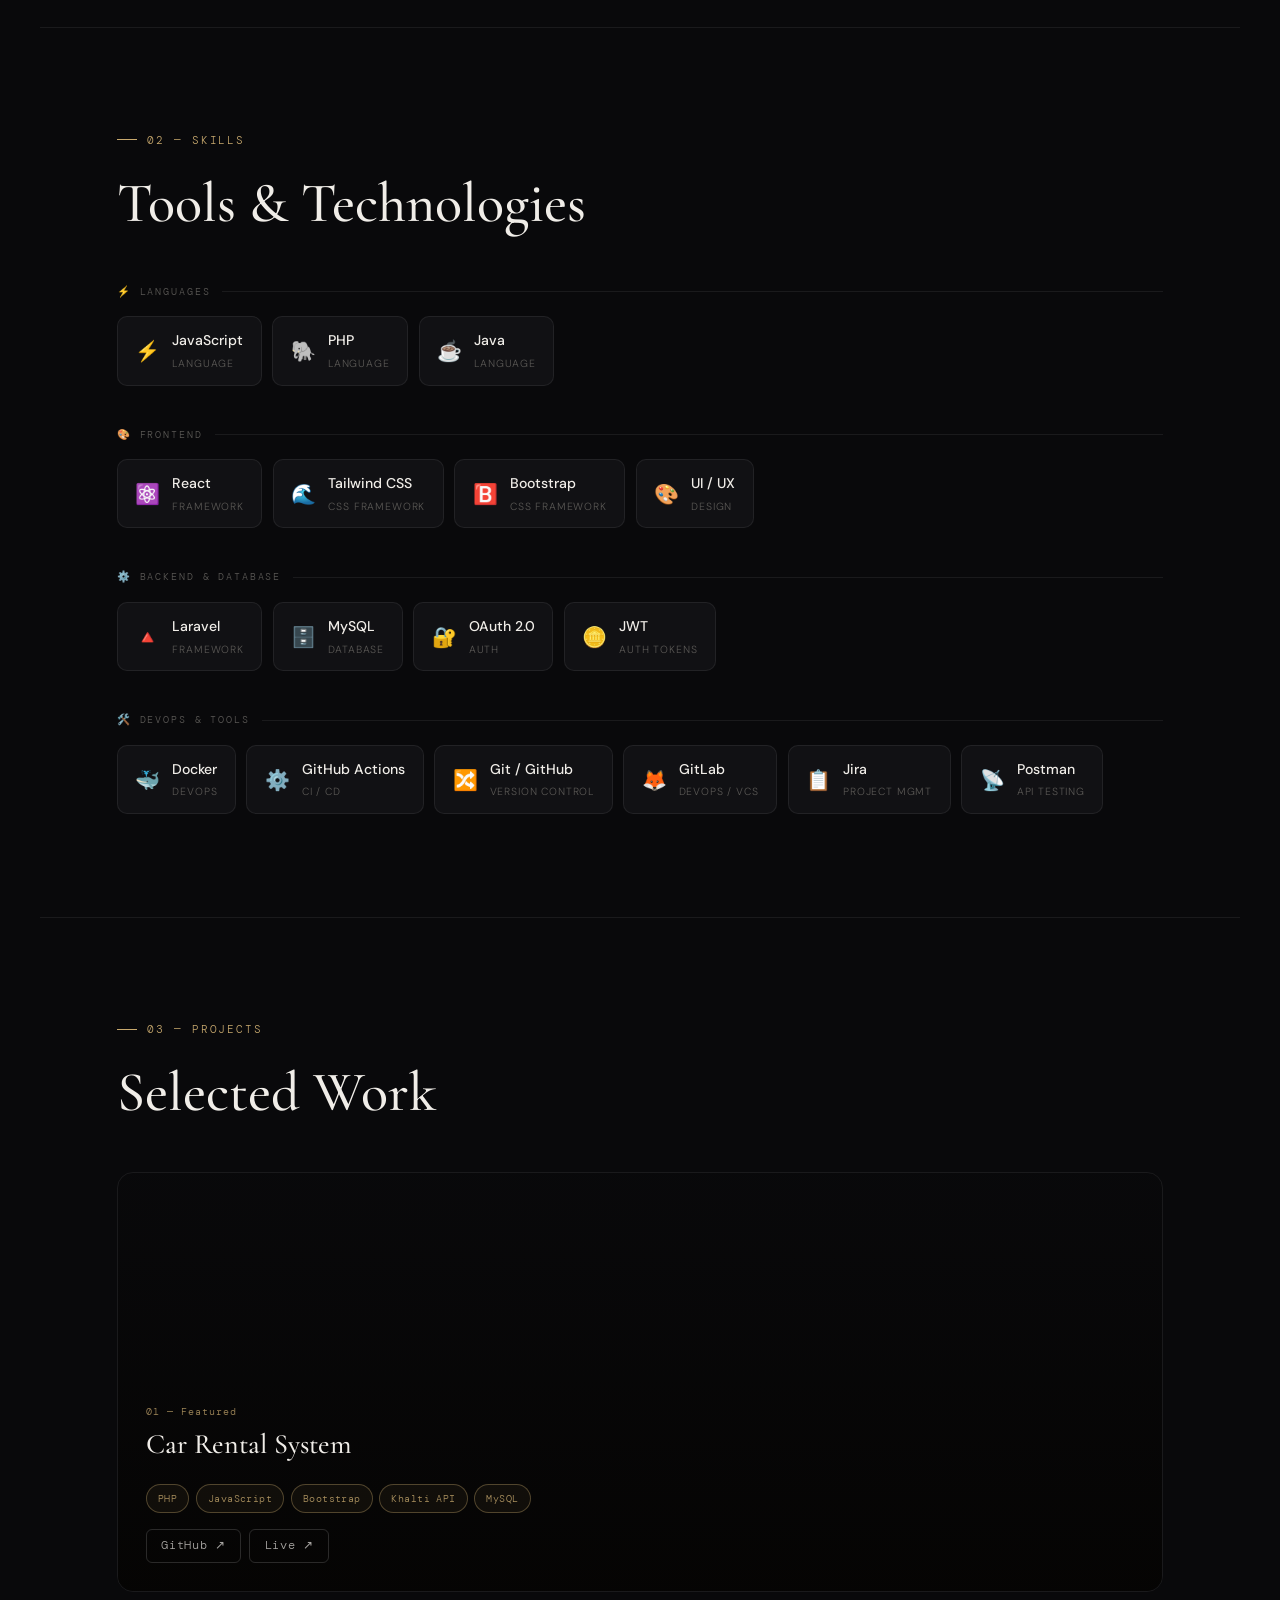
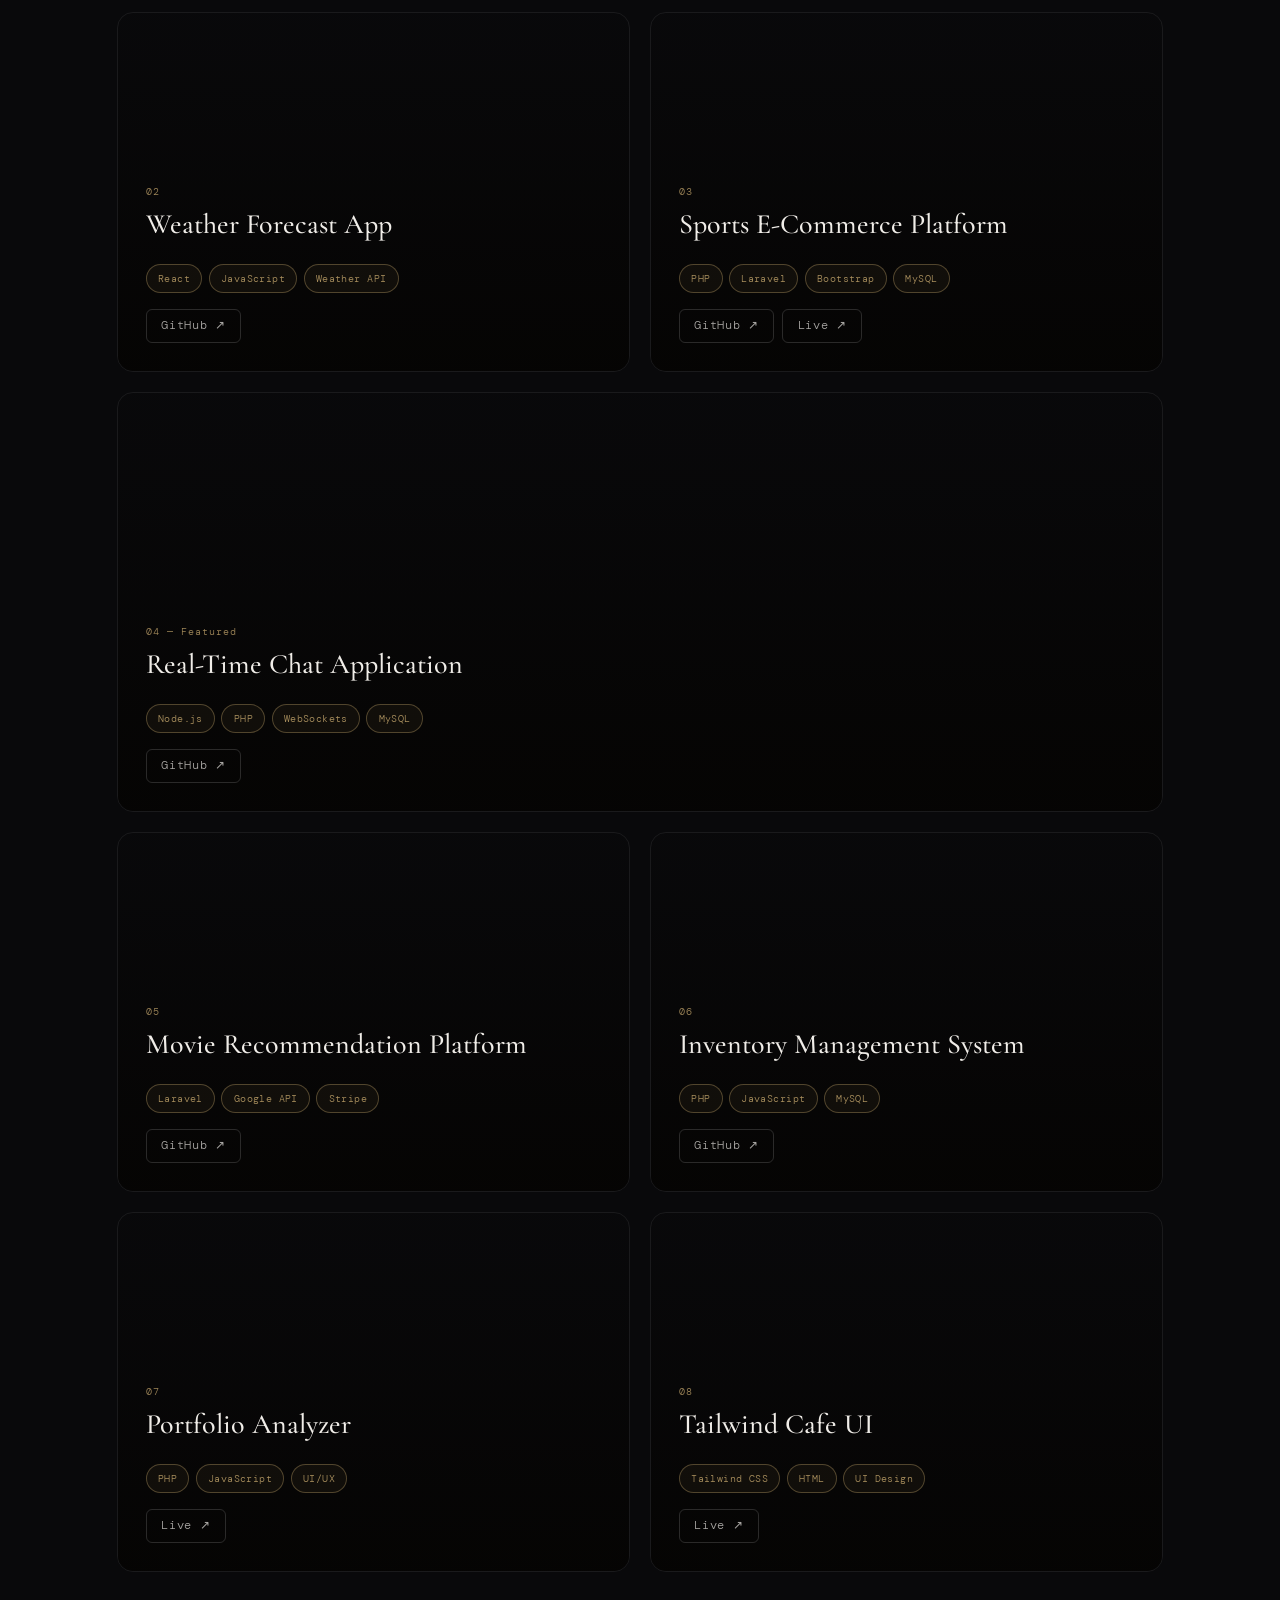
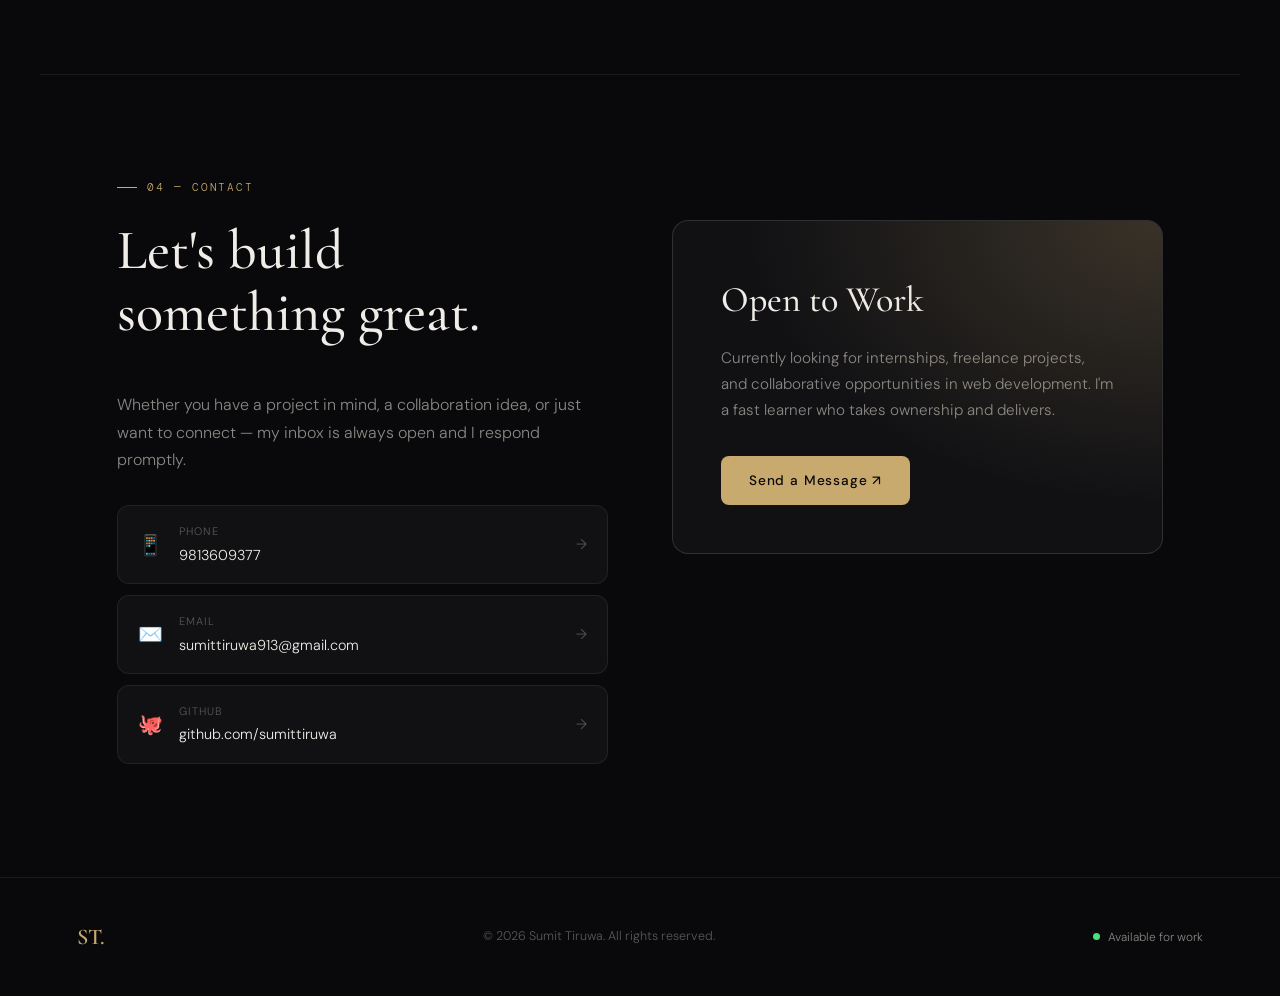
<file: try.html>
<!DOCTYPE html>
<html lang="en">
<head>
  <meta charset="UTF-8" />
  <meta name="viewport" content="width=device-width, initial-scale=1.0" />
  <title>Sumit Tiruwa — Developer</title>
  <link href="https://fonts.googleapis.com/css2?family=Cormorant+Garamond:ital,wght@0,400;0,500;0,600;1,400;1,600&family=DM+Sans:wght@300;400;500&family=DM+Mono:wght@300;400&display=swap" rel="stylesheet" />
  <style>
    *, *::before, *::after { box-sizing: border-box; margin: 0; padding: 0; }

    :root {
      --bg: #09090b;
      --surface: #111114;
      --surface2: #18181d;
      --border: rgba(255,255,255,0.07);
      --border-light: rgba(255,255,255,0.13);
      --accent: #c8a96e;
      --accent-dim: rgba(200,169,110,0.13);
      --accent-glow: rgba(200,169,110,0.22);
      --text: #f0ede8;
      --text-muted: #8a8782;
      --text-dim: #5a5855;
      --font-serif: 'Cormorant Garamond', Georgia, serif;
      --font-sans: 'DM Sans', sans-serif;
      --font-mono: 'DM Mono', monospace;
      --nav-h: 68px;
      --radius: 16px;
    }

    html { scroll-behavior: smooth; }

    body {
      background: var(--bg);
      color: var(--text);
      font-family: var(--font-sans);
      font-weight: 300;
      line-height: 1.7;
      overflow-x: hidden;
    }

    /* ── NOISE ── */
    body::before {
      content: '';
      position: fixed;
      inset: 0;
      background-image: url("data:image/svg+xml,%3Csvg viewBox='0 0 256 256' xmlns='http://www.w3.org/2000/svg'%3E%3Cfilter id='noise'%3E%3CfeTurbulence type='fractalNoise' baseFrequency='0.9' numOctaves='4' stitchTiles='stitch'/%3E%3C/filter%3E%3Crect width='100%25' height='100%25' filter='url(%23noise)' opacity='0.04'/%3E%3C/svg%3E");
      pointer-events: none;
      z-index: 9998;
      opacity: .35;
    }

    /* ── CURSOR ── */
    .cursor {
      width: 10px; height: 10px;
      background: var(--accent);
      border-radius: 50%;
      position: fixed;
      pointer-events: none;
      z-index: 9999;
      transform: translate(-50%, -50%);
      transition: width .3s, height .3s, background .3s, opacity .3s;
      mix-blend-mode: screen;
    }
    .cursor.grow {
      width: 36px; height: 36px;
      background: rgba(200,169,110,0.25);
    }

    /* ── SCROLLBAR ── */
    ::-webkit-scrollbar { width: 3px; }
    ::-webkit-scrollbar-track { background: var(--bg); }
    ::-webkit-scrollbar-thumb { background: var(--accent); border-radius: 2px; }

    /* ── NAV ── */
    nav {
      position: fixed;
      top: 0; left: 0; right: 0;
      height: var(--nav-h);
      display: flex;
      align-items: center;
      justify-content: space-between;
      padding: 0 clamp(1.25rem, 5vw, 4rem);
      background: rgba(9,9,11,0.88);
      backdrop-filter: blur(22px);
      border-bottom: 1px solid var(--border);
      z-index: 1000;
      transition: box-shadow .3s;
    }
    nav.scrolled { box-shadow: 0 4px 30px rgba(0,0,0,0.4); }

    .nav-logo {
      font-family: var(--font-serif);
      font-size: 1.5rem;
      font-weight: 600;
      color: var(--accent);
      letter-spacing: 0.04em;
    }

    .nav-links { display: flex; list-style: none; gap: clamp(1.5rem, 3vw, 3rem); }
    .nav-links a {
      color: var(--text-muted);
      text-decoration: none;
      font-size: .78rem;
      letter-spacing: .12em;
      text-transform: uppercase;
      position: relative;
      transition: color .2s;
    }
    .nav-links a::after {
      content: '';
      position: absolute;
      bottom: -3px; left: 0;
      width: 0; height: 1px;
      background: var(--accent);
      transition: width .3s;
    }
    .nav-links a:hover { color: var(--accent); }
    .nav-links a:hover::after { width: 100%; }

    .nav-status {
      display: flex;
      align-items: center;
      gap: .5rem;
      font-size: .74rem;
      color: var(--text-muted);
      letter-spacing: .06em;
    }

    .status-dot {
      width: 7px; height: 7px;
      border-radius: 50%;
      background: #4ade80;
      animation: pulse-dot 2.4s ease-in-out infinite;
    }
    @keyframes pulse-dot {
      0%, 100% { box-shadow: 0 0 0 0 rgba(74,222,128,.4); }
      50% { box-shadow: 0 0 0 5px rgba(74,222,128,0); }
    }

    .hamburger {
      display: none;
      flex-direction: column;
      gap: 5px;
      background: none;
      border: none;
      cursor: pointer;
      padding: 4px;
    }
    .hamburger span {
      display: block;
      width: 22px; height: 1.5px;
      background: var(--text);
      transition: transform .3s, opacity .3s;
    }
    .hamburger.open span:nth-child(1) { transform: translateY(6.5px) rotate(45deg); }
    .hamburger.open span:nth-child(2) { opacity: 0; }
    .hamburger.open span:nth-child(3) { transform: translateY(-6.5px) rotate(-45deg); }

    .mobile-menu {
      position: fixed;
      top: var(--nav-h);
      left: 0; right: 0;
      background: rgba(9,9,11,0.97);
      backdrop-filter: blur(20px);
      border-bottom: 1px solid var(--border);
      display: flex;
      flex-direction: column;
      padding: 1.5rem 2rem;
      gap: .25rem;
      z-index: 999;
      transform: translateY(-110%);
      transition: transform .35s cubic-bezier(.4,0,.2,1);
    }
    .mobile-menu.open { transform: translateY(0); }
    .mobile-menu a {
      color: var(--text-muted);
      text-decoration: none;
      font-size: 1.05rem;
      padding: .75rem 0;
      border-bottom: 1px solid var(--border);
      transition: color .2s;
    }
    .mobile-menu a:hover { color: var(--accent); }
    .mobile-menu a:last-child { border-bottom: none; }

    /* ── HERO ── */
    #hero {
      min-height: 100vh;
      display: flex;
      align-items: center;
      padding: calc(var(--nav-h) + 4rem) clamp(1.25rem, 6vw, 5rem) 5rem;
      position: relative;
      overflow: hidden;
    }

    .hero-orb {
      position: absolute;
      border-radius: 50%;
      pointer-events: none;
      filter: blur(80px);
    }
    .hero-orb-1 {
      width: 600px; height: 600px;
      top: -20%; right: -5%;
      background: radial-gradient(circle, rgba(200,169,110,0.1) 0%, transparent 65%);
      animation: orb-float 10s ease-in-out infinite;
    }
    .hero-orb-2 {
      width: 400px; height: 400px;
      bottom: -10%; left: 10%;
      background: radial-gradient(circle, rgba(200,169,110,0.05) 0%, transparent 65%);
      animation: orb-float 14s ease-in-out infinite reverse;
    }
    @keyframes orb-float {
      0%, 100% { transform: translateY(0) scale(1); }
      50% { transform: translateY(-30px) scale(1.08); }
    }

    #hero::after {
      content: '';
      position: absolute;
      bottom: 0; left: 0; right: 0;
      height: 1px;
      background: linear-gradient(90deg, transparent, var(--border-light), transparent);
    }

    .hero-inner {
      max-width: 1200px;
      margin: 0 auto;
      width: 100%;
      display: grid;
      grid-template-columns: 1fr auto;
      gap: clamp(2rem, 5vw, 6rem);
      align-items: center;
    }

    /* Hero text stagger */
    .hero-eyebrow {
      display: inline-flex;
      align-items: center;
      gap: .6rem;
      font-size: .74rem;
      letter-spacing: .14em;
      text-transform: uppercase;
      color: var(--text-muted);
      margin-bottom: 1.5rem;
      padding: .45rem .9rem;
      border: 1px solid var(--border-light);
      border-radius: 100px;
      background: var(--surface);
      opacity: 0;
      animation: fade-up .7s .1s forwards;
    }

    .hero-name {
      font-family: var(--font-serif);
      font-size: clamp(3.5rem, 9vw, 8rem);
      font-weight: 500;
      line-height: .95;
      color: var(--text);
      margin-bottom: 1.75rem;
      letter-spacing: -0.02em;
      opacity: 0;
      animation: fade-up .8s .25s forwards;
    }
    .hero-name em { color: var(--accent); font-style: italic; }

    .hero-bio {
      max-width: 520px;
      font-size: clamp(.95rem, 2vw, 1.05rem);
      color: var(--text-muted);
      line-height: 1.8;
      margin-bottom: 2.5rem;
      opacity: 0;
      animation: fade-up .8s .4s forwards;
    }

    .hero-ctas {
      display: flex;
      gap: 1rem;
      flex-wrap: wrap;
      opacity: 0;
      animation: fade-up .8s .55s forwards;
    }

    .hero-photo-wrap {
      width: clamp(180px, 22vw, 280px);
      aspect-ratio: 1/1;
      border-radius: 50%;
      overflow: hidden;
      border: 2px solid var(--accent);
      box-shadow: 0 0 0 8px var(--accent-dim), 0 0 60px var(--accent-glow);
      background: var(--surface2);
      flex-shrink: 0;
      opacity: 0;
      animation: fade-left .9s .6s forwards;
    }
    .hero-photo-wrap img { width: 100%; height: 100%; object-fit: cover; display: block; }
    .photo-placeholder {
      width: 100%; height: 100%;
      display: flex;
      flex-direction: column;
      align-items: center;
      justify-content: center;
      gap: .75rem;
      color: var(--text-dim);
      font-size: .8rem;
    }

    @keyframes fade-up {
      from { opacity: 0; transform: translateY(22px); }
      to { opacity: 1; transform: translateY(0); }
    }
    @keyframes fade-left {
      from { opacity: 0; transform: translateX(28px); }
      to { opacity: 1; transform: translateX(0); }
    }

    /* ── BUTTONS ── */
    .btn-primary {
      display: inline-flex;
      align-items: center;
      gap: .5rem;
      padding: .82rem 1.75rem;
      background: var(--accent);
      color: #0a0a0b;
      font-family: var(--font-sans);
      font-weight: 500;
      font-size: .85rem;
      letter-spacing: .06em;
      text-decoration: none;
      border-radius: 8px;
      transition: opacity .2s, transform .25s, box-shadow .25s;
    }
    .btn-primary:hover {
      opacity: .9;
      transform: translateY(-3px);
      box-shadow: 0 12px 28px rgba(200,169,110,0.3);
    }

    .btn-outline {
      display: inline-flex;
      align-items: center;
      gap: .5rem;
      padding: .82rem 1.75rem;
      border: 1px solid var(--border-light);
      color: var(--text-muted);
      font-family: var(--font-sans);
      font-size: .85rem;
      letter-spacing: .06em;
      text-decoration: none;
      border-radius: 8px;
      transition: border-color .2s, color .2s, transform .25s;
    }
    .btn-outline:hover { border-color: var(--accent); color: var(--accent); transform: translateY(-3px); }

    /* ── SECTIONS ── */
    section {
      padding: clamp(4rem, 8vw, 7rem) clamp(1.25rem, 6vw, 5rem);
      max-width: 1200px;
      margin: 0 auto;
    }

    .section-label {
      font-family: var(--font-mono);
      font-size: .68rem;
      letter-spacing: .18em;
      text-transform: uppercase;
      color: var(--accent);
      margin-bottom: 1.5rem;
      display: flex;
      align-items: center;
      gap: 10px;
    }
    .section-label::before {
      content: '';
      width: 20px; height: 1px;
      background: var(--accent);
    }

    .section-title {
      font-family: var(--font-serif);
      font-size: clamp(2rem, 5vw, 3.5rem);
      font-weight: 500;
      line-height: 1.1;
      color: var(--text);
      margin-bottom: 3rem;
    }

    /* ── SCROLL REVEAL ── */
    .reveal {
      opacity: 0;
      transform: translateY(28px);
      transition: opacity .65s cubic-bezier(.22,1,.36,1), transform .65s cubic-bezier(.22,1,.36,1);
    }
    .reveal.in { opacity: 1; transform: none; }
    .reveal-d1 { transition-delay: .08s; }
    .reveal-d2 { transition-delay: .16s; }
    .reveal-d3 { transition-delay: .24s; }
    .reveal-d4 { transition-delay: .32s; }

    /* ── ABOUT ── */
    .about-grid {
      display: grid;
      grid-template-columns: 1fr 1fr;
      gap: clamp(2rem, 5vw, 5rem);
      align-items: start;
    }

    .about-text p {
      color: var(--text-muted);
      margin-bottom: 1rem;
      font-size: clamp(.9rem, 2vw, 1rem);
    }
    .about-text strong { color: var(--text); font-weight: 500; }

    .info-cards { display: flex; flex-direction: column; gap: .65rem; }

    .info-card {
      display: flex;
      align-items: center;
      gap: 1rem;
      padding: 1rem 1.25rem;
      background: var(--surface);
      border: 1px solid var(--border);
      border-radius: 12px;
      transition: border-color .25s, background .25s, transform .25s;
    }
    .info-card:hover { border-color: var(--border-light); background: var(--surface2); transform: translateX(5px); }
    .info-card-icon { font-size: 1.25rem; flex-shrink: 0; }
    .info-card-label { font-size: .68rem; letter-spacing: .1em; text-transform: uppercase; color: var(--text-dim); margin-bottom: .15rem; }
    .info-card-value { font-size: .9rem; color: var(--text); }
    .info-card-value a { color: var(--text); text-decoration: none; transition: color .2s; }
    .info-card-value a:hover { color: var(--accent); }

    /* ── SKILLS ── */
    #skills { border-top: 1px solid var(--border); }

    .skill-categories { display: flex; flex-direction: column; gap: 2.5rem; }

    .skill-cat-header {
      font-family: var(--font-mono);
      font-size: .65rem;
      letter-spacing: .18em;
      text-transform: uppercase;
      color: var(--text-dim);
      margin-bottom: 1rem;
      display: flex;
      align-items: center;
      gap: 12px;
    }
    .skill-cat-header::after {
      content: '';
      flex: 1;
      height: 1px;
      background: var(--border);
    }

    .skills-row {
      display: flex;
      flex-wrap: wrap;
      gap: .65rem;
    }

    .skill-item {
      display: flex;
      align-items: center;
      gap: .75rem;
      padding: .75rem 1.1rem;
      background: var(--surface);
      border: 1px solid var(--border);
      border-radius: 10px;
      cursor: default;
      transition: border-color .25s, background .25s, transform .25s, box-shadow .25s;
      position: relative;
      overflow: hidden;
    }
    .skill-item::before {
      content: '';
      position: absolute;
      inset: 0;
      background: var(--accent-dim);
      opacity: 0;
      transition: opacity .25s;
    }
    .skill-item:hover {
      border-color: var(--accent);
      transform: translateY(-3px);
      box-shadow: 0 8px 24px rgba(200,169,110,0.12);
    }
    .skill-item:hover::before { opacity: 1; }
    .skill-icon { font-size: 1.25rem; flex-shrink: 0; position: relative; z-index: 1; }
    .skill-name { font-size: .88rem; font-weight: 500; color: var(--text); position: relative; z-index: 1; }
    .skill-type { font-size: .65rem; color: var(--text-dim); margin-top: .1rem; text-transform: uppercase; letter-spacing: .08em; position: relative; z-index: 1; }

    /* ── PROJECTS (image cards) ── */
    #projects { border-top: 1px solid var(--border); }

    .projects-grid {
      display: grid;
      grid-template-columns: repeat(2, 1fr);
      gap: 1.25rem;
    }

    /* Featured (first two) — full row */
    .project-card {
      border-radius: 16px;
      overflow: hidden;
      position: relative;
      min-height: 360px;
      display: flex;
      flex-direction: column;
      justify-content: flex-end;
      cursor: pointer;
      border: 1px solid var(--border);
      transition: transform .4s cubic-bezier(.22,1,.36,1), box-shadow .4s;
    }
    .project-card.featured {
      grid-column: span 2;
      min-height: 420px;
    }
    .project-card:hover {
      transform: translateY(-7px) scale(1.01);
      box-shadow: 0 30px 70px rgba(0,0,0,0.5);
    }

    .project-bg {
      position: absolute;
      inset: 0;
      background-size: cover;
      background-position: center;
      transition: transform .6s cubic-bezier(.22,1,.36,1);
    }
    .project-card:hover .project-bg { transform: scale(1.06); }

    /* Project background images */
    .proj-car      .project-bg { background-image: url('https://images.unsplash.com/photo-1544636331-e26879cd4d9b?w=900&q=80'); }
    .proj-weather  .project-bg { background-image: url('https://images.unsplash.com/photo-1504608524841-42584120d94a?w=900&q=80'); }
    .proj-sports   .project-bg { background-image: url('https://images.unsplash.com/photo-1529516548873-9ce57c8f155e?w=900&q=80'); }
    .proj-chat     .project-bg { background-image: url('https://images.unsplash.com/photo-1611746872915-64bbc857bd8b?w=900&q=80'); }
    .proj-movie    .project-bg { background-image: url('https://images.unsplash.com/photo-1536440136628-849c177e76a1?w=900&q=80'); }
    .proj-inventory .project-bg { background-image: url('https://images.unsplash.com/photo-1586528116311-ad8dd3c8310d?w=900&q=80'); }
    .proj-portfolio .project-bg { background-image: url('https://images.unsplash.com/photo-1467232004584-a241de8bcf5d?w=900&q=80'); }
    .proj-cafe     .project-bg { background-image: url('https://images.unsplash.com/photo-1495474472287-4d71bcdd2085?w=900&q=80'); }

    .project-overlay {
      position: absolute;
      inset: 0;
      background: linear-gradient(to top, rgba(5,4,3,0.95) 0%, rgba(5,4,3,0.55) 45%, rgba(5,4,3,0.08) 100%);
      transition: background .35s;
    }
    .project-card:hover .project-overlay {
      background: linear-gradient(to top, rgba(5,4,3,0.97) 0%, rgba(5,4,3,0.7) 55%, rgba(5,4,3,0.15) 100%);
    }

    .project-content {
      position: relative;
      z-index: 2;
      padding: 1.75rem;
    }

    .project-num {
      font-family: var(--font-mono);
      font-size: .63rem;
      color: var(--accent);
      letter-spacing: .1em;
      margin-bottom: .5rem;
      opacity: .8;
    }
    .project-title {
      font-family: var(--font-serif);
      font-size: clamp(1.3rem, 2.5vw, 1.75rem);
      font-weight: 500;
      color: var(--text);
      margin-bottom: .5rem;
      line-height: 1.15;
    }
    .project-desc {
      font-size: .85rem;
      color: rgba(240,237,232,0.6);
      line-height: 1.65;
      margin-bottom: 1rem;
      max-height: 0;
      overflow: hidden;
      transition: max-height .45s ease;
    }
    .project-card:hover .project-desc { max-height: 160px; }
    .project-tags { display: flex; flex-wrap: wrap; gap: .4rem; margin-bottom: 1rem; }
    .project-tag {
      font-size: .65rem;
      padding: .28rem .7rem;
      border: 1px solid rgba(200,169,110,0.35);
      border-radius: 100px;
      color: rgba(200,169,110,0.85);
      font-family: var(--font-mono);
      letter-spacing: .04em;
      background: rgba(200,169,110,0.06);
    }
    .project-links { display: flex; gap: .5rem; flex-wrap: wrap; }
    .project-link {
      font-size: .72rem;
      font-family: var(--font-mono);
      letter-spacing: .06em;
      color: rgba(240,237,232,0.7);
      text-decoration: none;
      padding: .4rem .9rem;
      border: 1px solid rgba(255,255,255,0.15);
      border-radius: 6px;
      transition: border-color .2s, color .2s, background .2s;
    }
    .project-link:hover {
      border-color: var(--accent);
      color: var(--accent);
      background: rgba(200,169,110,0.08);
    }

    /* ── CONTACT ── */
    #contact { border-top: 1px solid var(--border); }

    .contact-inner {
      display: grid;
      grid-template-columns: 1fr 1fr;
      gap: clamp(2rem, 5vw, 5rem);
      align-items: start;
    }

    .contact-left p {
      color: var(--text-muted);
      margin-bottom: 2rem;
      font-size: clamp(.9rem, 2vw, 1rem);
    }

    .contact-link {
      display: flex;
      align-items: center;
      gap: 1rem;
      padding: 1rem 1.25rem;
      background: var(--surface);
      border: 1px solid var(--border);
      border-radius: 12px;
      text-decoration: none;
      margin-bottom: .65rem;
      transition: border-color .25s, background .25s, transform .25s;
    }
    .contact-link:hover { border-color: var(--accent); background: var(--accent-dim); transform: translateX(6px); }
    .contact-link-icon { font-size: 1.25rem; }
    .contact-link .label { font-size: .68rem; text-transform: uppercase; letter-spacing: .1em; color: var(--text-dim); margin-bottom: .15rem; }
    .contact-link .value { font-size: .9rem; color: var(--text); }
    .contact-link-arrow { margin-left: auto; color: var(--text-dim); font-size: .9rem; transition: color .2s, transform .2s; }
    .contact-link:hover .contact-link-arrow { color: var(--accent); transform: translateX(3px); }

    .big-cta {
      background: var(--surface);
      border: 1px solid var(--border-light);
      border-radius: var(--radius);
      padding: clamp(1.75rem, 4vw, 3rem);
      position: relative;
      overflow: hidden;
    }
    .big-cta::before {
      content: '';
      position: absolute;
      inset: 0;
      background: radial-gradient(ellipse at top right, var(--accent-glow), transparent 60%);
      pointer-events: none;
    }
    .big-cta h3 {
      font-family: var(--font-serif);
      font-size: clamp(1.5rem, 3vw, 2.25rem);
      font-weight: 500;
      margin-bottom: 1rem;
      color: var(--text);
    }
    .big-cta p { color: var(--text-muted); margin-bottom: 2rem; font-size: .95rem; line-height: 1.7; }

    /* ── FOOTER ── */
    footer {
      border-top: 1px solid var(--border);
      padding: 2.5rem clamp(1.25rem, 6vw, 5rem);
      display: flex;
      align-items: center;
      justify-content: space-between;
      flex-wrap: wrap;
      gap: 1rem;
      max-width: 1400px;
      margin: 0 auto;
    }
    .footer-logo { font-family: var(--font-serif); font-size: 1.4rem; color: var(--accent); font-weight: 600; }
    .footer-copy { font-size: .78rem; color: var(--text-dim); }
    .footer-status { display: flex; align-items: center; gap: .5rem; font-size: .74rem; color: var(--text-muted); }

    /* ── RESPONSIVE ── */
    @media (max-width: 900px) {
      .hero-inner { grid-template-columns: 1fr; }
      .hero-photo-wrap { width: clamp(140px, 45vw, 200px); margin: 0 auto; order: -1; }
      .hero-name { font-size: clamp(3rem, 12vw, 5rem); }
      .about-grid { grid-template-columns: 1fr; }
      .contact-inner { grid-template-columns: 1fr; }
      .nav-links, .nav-status { display: none; }
      .hamburger { display: flex; }
      .projects-grid { grid-template-columns: 1fr; }
      .project-card.featured { grid-column: span 1; }
    }

    @media (max-width: 600px) {
      footer { flex-direction: column; align-items: flex-start; }
      .footer-status { display: none; }
    }
  </style>
</head>
<body>

  <div class="cursor" id="cursor"></div>

  <!-- MOBILE MENU -->
  <div class="mobile-menu" id="mobileMenu">
    <a href="#about" onclick="closeMenu()">About</a>
    <a href="#skills" onclick="closeMenu()">Skills</a>
    <a href="#projects" onclick="closeMenu()">Projects</a>
    <a href="#contact" onclick="closeMenu()">Contact</a>
  </div>

  <!-- NAV -->
  <nav id="navbar">
    <div class="nav-logo">ST.</div>
    <ul class="nav-links">
      <li><a href="#about">About</a></li>
      <li><a href="#skills">Skills</a></li>
      <li><a href="#projects">Projects</a></li>
      <li><a href="#contact">Contact</a></li>
    </ul>
    <div class="nav-status">
      <div class="status-dot"></div>
      Available
    </div>
    <button class="hamburger" id="hamburger" onclick="toggleMenu()" aria-label="Toggle menu">
      <span></span><span></span><span></span>
    </button>
  </nav>

  <!-- HERO -->
  <div id="hero">
    <div class="hero-orb hero-orb-1"></div>
    <div class="hero-orb hero-orb-2"></div>
    <div class="hero-inner">
      <div>
        <div class="hero-eyebrow">
          <div class="status-dot"></div>
          Open to opportunities
        </div>
        <h1 class="hero-name">Sumit<br><em>Tiruwa.</em></h1>
        <p class="hero-bio">BCA student &amp; full-stack developer building scalable, thoughtfully crafted web applications. I believe good software is equal parts logic and design sensibility.</p>
        <div class="hero-ctas">
          <a href="#projects" class="btn-primary">View Projects ↗</a>
          <a href="#contact" class="btn-outline">Get in Touch</a>
        </div>
      </div>
      <div class="hero-photo-wrap">
        <img src="profile.jpeg" alt="Sumit Tiruwa"
             onerror="this.style.display='none'; this.nextElementSibling.style.display='flex';">
        <div class="photo-placeholder" style="display:none;">
          <svg width="40" height="40" viewBox="0 0 60 60" fill="none">
            <circle cx="30" cy="21" r="11" stroke="#555" stroke-width="1.5"/>
            <path d="M6 54c0-13.255 10.745-24 24-24s24 10.745 24 24" stroke="#555" stroke-width="1.5" stroke-linecap="round"/>
          </svg>
          <span>photo here</span>
        </div>
      </div>
    </div>
  </div>

  <!-- ABOUT -->
  <section id="about">
    <div class="section-label">01 — About</div>
    <div class="about-grid">
      <div class="about-text reveal">
        <h2 class="section-title">The person<br>behind the code.</h2>
        <p>I'm <strong>Sumit Tiruwa</strong>, a BCA student who enjoys building websites and learning new technologies.</p>
        <p>I work with <strong>PHP (Laravel)</strong> on the backend and <strong>JavaScript (React)</strong> on the frontend, creating simple and user-friendly applications.</p>
        <p>I have developed projects like e-commerce websites and academic systems, which helped me understand real-world development challenges.</p>
        <p>I'm currently looking for <strong>internships and opportunities</strong> to grow my skills and gain professional experience.</p>
      </div>
      <div class="info-cards reveal reveal-d2">
        <div class="info-card">
          <div class="info-card-icon">📱</div>
          <div>
            <div class="info-card-label">Phone</div>
            <div class="info-card-value"><a href="tel:9813609377">9813609377</a></div>
          </div>
        </div>
        <div class="info-card">
          <div class="info-card-icon">✉️</div>
          <div>
            <div class="info-card-label">Email</div>
            <div class="info-card-value"><a href="mailto:sumittiruwa913@gmail.com">sumittiruwa913@gmail.com</a></div>
          </div>
        </div>
        <div class="info-card">
          <div class="info-card-icon">🎓</div>
          <div>
            <div class="info-card-label">Education</div>
            <div class="info-card-value">BCA — In Progress</div>
          </div>
        </div>
        <div class="info-card">
          <div class="info-card-icon">📍</div>
          <div>
            <div class="info-card-label">Location</div>
            <div class="info-card-value">Kathmandu, Nepal</div>
          </div>
        </div>
        <div class="info-card">
          <div class="info-card-icon">🐙</div>
          <div>
            <div class="info-card-label">GitHub</div>
            <div class="info-card-value"><a href="https://github.com/sumittiruwa/" target="_blank">github.com/sumittiruwa</a></div>
          </div>
        </div>
      </div>
    </div>
  </section>

  <!-- SKILLS -->
  <section id="skills">
    <div class="section-label">02 — Skills</div>
    <h2 class="section-title reveal">Tools &amp; Technologies</h2>

    <div class="skill-categories">

      <!-- Languages -->
      <div class="reveal reveal-d1">
        <div class="skill-cat-header">⚡ Languages</div>
        <div class="skills-row">
          <div class="skill-item"><div class="skill-icon">⚡</div><div><div class="skill-name">JavaScript</div><div class="skill-type">Language</div></div></div>
          <div class="skill-item"><div class="skill-icon">🐘</div><div><div class="skill-name">PHP</div><div class="skill-type">Language</div></div></div>
          <div class="skill-item"><div class="skill-icon">☕</div><div><div class="skill-name">Java</div><div class="skill-type">Language</div></div></div>
        </div>
      </div>

      <!-- Frontend -->
      <div class="reveal reveal-d2">
        <div class="skill-cat-header">🎨 Frontend</div>
        <div class="skills-row">
          <div class="skill-item"><div class="skill-icon">⚛️</div><div><div class="skill-name">React</div><div class="skill-type">Framework</div></div></div>
          <div class="skill-item"><div class="skill-icon">🌊</div><div><div class="skill-name">Tailwind CSS</div><div class="skill-type">CSS Framework</div></div></div>
          <div class="skill-item"><div class="skill-icon">🅱️</div><div><div class="skill-name">Bootstrap</div><div class="skill-type">CSS Framework</div></div></div>
          <div class="skill-item"><div class="skill-icon">🎨</div><div><div class="skill-name">UI / UX</div><div class="skill-type">Design</div></div></div>
        </div>
      </div>

      <!-- Backend & Database -->
      <div class="reveal reveal-d3">
        <div class="skill-cat-header">⚙️ Backend & Database</div>
        <div class="skills-row">
          <div class="skill-item"><div class="skill-icon">🔺</div><div><div class="skill-name">Laravel</div><div class="skill-type">Framework</div></div></div>
          <div class="skill-item"><div class="skill-icon">🗄️</div><div><div class="skill-name">MySQL</div><div class="skill-type">Database</div></div></div>
          <div class="skill-item"><div class="skill-icon">🔐</div><div><div class="skill-name">OAuth 2.0</div><div class="skill-type">Auth</div></div></div>
          <div class="skill-item"><div class="skill-icon">🪙</div><div><div class="skill-name">JWT</div><div class="skill-type">Auth Tokens</div></div></div>
        </div>
      </div>

      <!-- DevOps & Tools -->
      <div class="reveal reveal-d4">
        <div class="skill-cat-header">🛠️ DevOps & Tools</div>
        <div class="skills-row">
          <div class="skill-item"><div class="skill-icon">🐳</div><div><div class="skill-name">Docker</div><div class="skill-type">DevOps</div></div></div>
          <div class="skill-item"><div class="skill-icon">⚙️</div><div><div class="skill-name">GitHub Actions</div><div class="skill-type">CI / CD</div></div></div>
          <div class="skill-item"><div class="skill-icon">🔀</div><div><div class="skill-name">Git / GitHub</div><div class="skill-type">Version Control</div></div></div>
          <div class="skill-item"><div class="skill-icon">🦊</div><div><div class="skill-name">GitLab</div><div class="skill-type">DevOps / VCS</div></div></div>
          <div class="skill-item"><div class="skill-icon">📋</div><div><div class="skill-name">Jira</div><div class="skill-type">Project Mgmt</div></div></div>
          <div class="skill-item"><div class="skill-icon">📡</div><div><div class="skill-name">Postman</div><div class="skill-type">API Testing</div></div></div>
        </div>
      </div>

    </div>
  </section>

  <!-- PROJECTS -->
  <section id="projects">
    <div class="section-label">03 — Projects</div>
    <h2 class="section-title reveal">Selected Work</h2>

    <div class="projects-grid">

      <!-- 01 Car Rental — featured full-width -->
      <div class="project-card proj-car featured reveal">
        <div class="project-bg"></div>
        <div class="project-overlay"></div>
        <div class="project-content">
          <div class="project-num">01 — Featured</div>
          <div class="project-title">Car Rental System</div>
          <div class="project-desc">Full-featured car rental platform with vehicle browsing, booking management, and Khalti payment gateway integration. Smooth end-to-end rental experience — from fleet listing to confirmed payment.</div>
          <div class="project-tags">
            <span class="project-tag">PHP</span>
            <span class="project-tag">JavaScript</span>
            <span class="project-tag">Bootstrap</span>
            <span class="project-tag">Khalti API</span>
            <span class="project-tag">MySQL</span>
          </div>
          <div class="project-links">
            <a href="https://github.com/sumittiruwa/wheels" target="_blank" class="project-link">GitHub ↗</a>
            <a href="http://moviematch.rf.gd/wheels/index.php" target="_blank" class="project-link">Live ↗</a>
          </div>
        </div>
      </div>

      <!-- 02 Weather -->
      <div class="project-card proj-weather reveal reveal-d1">
        <div class="project-bg"></div>
        <div class="project-overlay"></div>
        <div class="project-content">
          <div class="project-num">02</div>
          <div class="project-title">Weather Forecast App</div>
          <div class="project-desc">React-based app with 5-day outlook, city search, and dynamic backgrounds that shift with weather conditions.</div>
          <div class="project-tags">
            <span class="project-tag">React</span>
            <span class="project-tag">JavaScript</span>
            <span class="project-tag">Weather API</span>
          </div>
          <div class="project-links">
            <a href="https://github.com/sumittiruwa/WeatherForecast" target="_blank" class="project-link">GitHub ↗</a>
          </div>
        </div>
      </div>

      <!-- 03 Sports Ecommerce -->
      <div class="project-card proj-sports reveal reveal-d2">
        <div class="project-bg"></div>
        <div class="project-overlay"></div>
        <div class="project-content">
          <div class="project-num">03</div>
          <div class="project-title">Sports E-Commerce Platform</div>
          <div class="project-desc">Full-featured store with category filtering, cart, user auth, order tracking, and admin dashboard.</div>
          <div class="project-tags">
            <span class="project-tag">PHP</span>
            <span class="project-tag">Laravel</span>
            <span class="project-tag">Bootstrap</span>
            <span class="project-tag">MySQL</span>
          </div>
          <div class="project-links">
            <a href="https://github.com/sumittiruwa/Sports_shop_E-commerce" target="_blank" class="project-link">GitHub ↗</a>
            <a href="http://moviematch.rf.gd/sports/" target="_blank" class="project-link">Live ↗</a>
          </div>
        </div>
      </div>

      <!-- 04 Chat App — featured -->
      <div class="project-card proj-chat featured reveal">
        <div class="project-bg"></div>
        <div class="project-overlay"></div>
        <div class="project-content">
          <div class="project-num">04 — Featured</div>
          <div class="project-title">Real-Time Chat Application</div>
          <div class="project-desc">WebSocket-powered messaging with live online/offline status, profile management, and unread notification badges.</div>
          <div class="project-tags">
            <span class="project-tag">Node.js</span>
            <span class="project-tag">PHP</span>
            <span class="project-tag">WebSockets</span>
            <span class="project-tag">MySQL</span>
          </div>
          <div class="project-links">
            <a href="https://github.com/sumittiruwa/Real_Time_chatting_App_" target="_blank" class="project-link">GitHub ↗</a>
          </div>
        </div>
      </div>

      <!-- 05 Movie -->
      <div class="project-card proj-movie reveal reveal-d1">
        <div class="project-bg"></div>
        <div class="project-overlay"></div>
        <div class="project-content">
          <div class="project-num">05</div>
          <div class="project-title">Movie Recommendation Platform</div>
          <div class="project-desc">Netflix-inspired platform with Google + YouTube API, Stripe subscriptions, and personalised recommendations.</div>
          <div class="project-tags">
            <span class="project-tag">Laravel</span>
            <span class="project-tag">Google API</span>
            <span class="project-tag">Stripe</span>
          </div>
          <div class="project-links">
            <a href="https://github.com/sumittiruwa/Netflix-clone" target="_blank" class="project-link">GitHub ↗</a>
          </div>
        </div>
      </div>

      <!-- 06 Inventory -->
      <div class="project-card proj-inventory reveal reveal-d2">
        <div class="project-bg"></div>
        <div class="project-overlay"></div>
        <div class="project-content">
          <div class="project-num">06</div>
          <div class="project-title">Inventory Management System</div>
          <div class="project-desc">Real-time stock tracking, supplier management, low-stock alerts, and sales reporting dashboard.</div>
          <div class="project-tags">
            <span class="project-tag">PHP</span>
            <span class="project-tag">JavaScript</span>
            <span class="project-tag">MySQL</span>
          </div>
          <div class="project-links">
            <a href="https://github.com/sumittiruwa/Inventory_System" target="_blank" class="project-link">GitHub ↗</a>
          </div>
        </div>
      </div>

      <!-- 07 Portfolio Analyzer -->
      <div class="project-card proj-portfolio reveal reveal-d1">
        <div class="project-bg"></div>
        <div class="project-overlay"></div>
        <div class="project-content">
          <div class="project-num">07</div>
          <div class="project-title">Portfolio Analyzer</div>
          <div class="project-desc">Tool that evaluates and surfaces insights from developer portfolios with clean, structured analysis UI.</div>
          <div class="project-tags">
            <span class="project-tag">PHP</span>
            <span class="project-tag">JavaScript</span>
            <span class="project-tag">UI/UX</span>
          </div>
          <div class="project-links">
            <a href="http://moviematch.rf.gd/portfolio_analyzer" target="_blank" class="project-link">Live ↗</a>
          </div>
        </div>
      </div>

      <!-- 08 Cafe -->
      <div class="project-card proj-cafe reveal reveal-d2">
        <div class="project-bg"></div>
        <div class="project-overlay"></div>
        <div class="project-content">
          <div class="project-num">08</div>
          <div class="project-title">Tailwind Cafe UI</div>
          <div class="project-desc">Modern, fully responsive cafe booking interface demonstrating utility-first design thinking and visual hierarchy.</div>
          <div class="project-tags">
            <span class="project-tag">Tailwind CSS</span>
            <span class="project-tag">HTML</span>
            <span class="project-tag">UI Design</span>
          </div>
          <div class="project-links">
            <a href="https://tailwind-ui-cafe-booking-porject.vercel.app/" target="_blank" class="project-link">Live ↗</a>
          </div>
        </div>
      </div>

    </div>
  </section>

  <!-- CONTACT -->
  <section id="contact">
    <div class="section-label">04 — Contact</div>
    <div class="contact-inner">
      <div class="contact-left reveal">
        <h2 class="section-title">Let's build<br>something great.</h2>
        <p>Whether you have a project in mind, a collaboration idea, or just want to connect — my inbox is always open and I respond promptly.</p>
        <a href="tel:9813609377" class="contact-link">
          <div class="contact-link-icon">📱</div>
          <div><div class="label">Phone</div><div class="value">9813609377</div></div>
          <div class="contact-link-arrow">→</div>
        </a>
        <a href="mailto:sumittiruwa913@gmail.com" class="contact-link">
          <div class="contact-link-icon">✉️</div>
          <div><div class="label">Email</div><div class="value">sumittiruwa913@gmail.com</div></div>
          <div class="contact-link-arrow">→</div>
        </a>
        <a href="https://github.com/sumittiruwa/" target="_blank" class="contact-link">
          <div class="contact-link-icon">🐙</div>
          <div><div class="label">GitHub</div><div class="value">github.com/sumittiruwa</div></div>
          <div class="contact-link-arrow">→</div>
        </a>
      </div>
      <div class="big-cta reveal reveal-d2">
        <h3>Open to Work</h3>
        <p>Currently looking for internships, freelance projects, and collaborative opportunities in web development. I'm a fast learner who takes ownership and delivers.</p>
        <a href="mailto:sumittiruwa913@gmail.com" class="btn-primary">Send a Message ↗</a>
      </div>
    </div>
  </section>

  <!-- FOOTER -->
  <footer>
    <div class="footer-logo">ST.</div>
    <div class="footer-copy">© 2026 Sumit Tiruwa. All rights reserved.</div>
    <div class="footer-status"><div class="status-dot"></div> Available for work</div>
  </footer>

  <script>
    // Custom cursor
    const cursor = document.getElementById('cursor');
    document.addEventListener('mousemove', e => {
      cursor.style.left = e.clientX + 'px';
      cursor.style.top = e.clientY + 'px';
    });
    document.querySelectorAll('a, button, .skill-item, .project-card, .info-card, .contact-link').forEach(el => {
      el.addEventListener('mouseenter', () => cursor.classList.add('grow'));
      el.addEventListener('mouseleave', () => cursor.classList.remove('grow'));
    });

    // Nav scroll shadow
    const navbar = document.getElementById('navbar');
    window.addEventListener('scroll', () => {
      navbar.classList.toggle('scrolled', window.scrollY > 30);
    });

    // Mobile menu
    function toggleMenu() {
      const menu = document.getElementById('mobileMenu');
      const burger = document.getElementById('hamburger');
      const isOpen = menu.classList.toggle('open');
      burger.classList.toggle('open', isOpen);
      document.body.style.overflow = isOpen ? 'hidden' : '';
    }
    function closeMenu() {
      document.getElementById('mobileMenu').classList.remove('open');
      document.getElementById('hamburger').classList.remove('open');
      document.body.style.overflow = '';
    }

    // Scroll reveal
    const observer = new IntersectionObserver((entries) => {
      entries.forEach((entry, i) => {
        if (entry.isIntersecting) {
          setTimeout(() => entry.target.classList.add('in'), i * 55);
          observer.unobserve(entry.target);
        }
      });
    }, { threshold: 0.07 });

    document.querySelectorAll('.reveal').forEach(el => observer.observe(el));
  </script>
</body>
</html>
</file>
